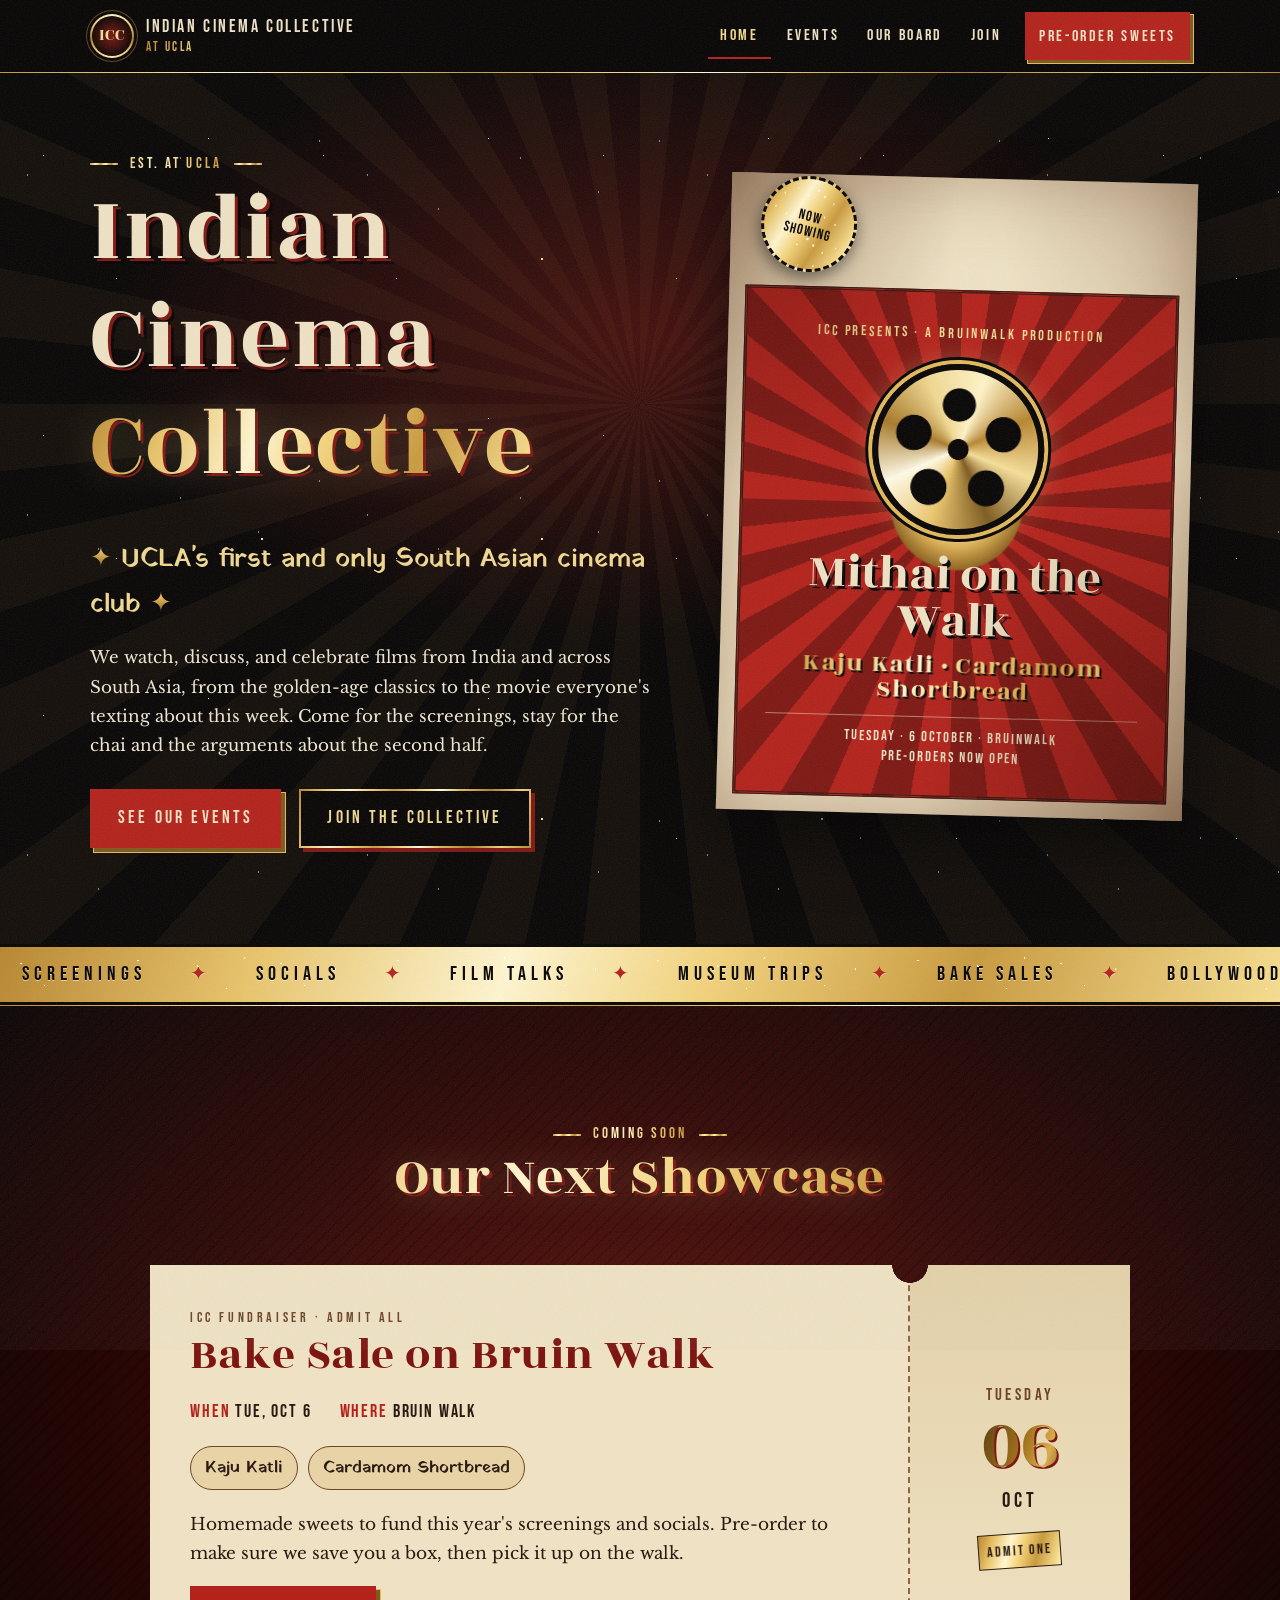
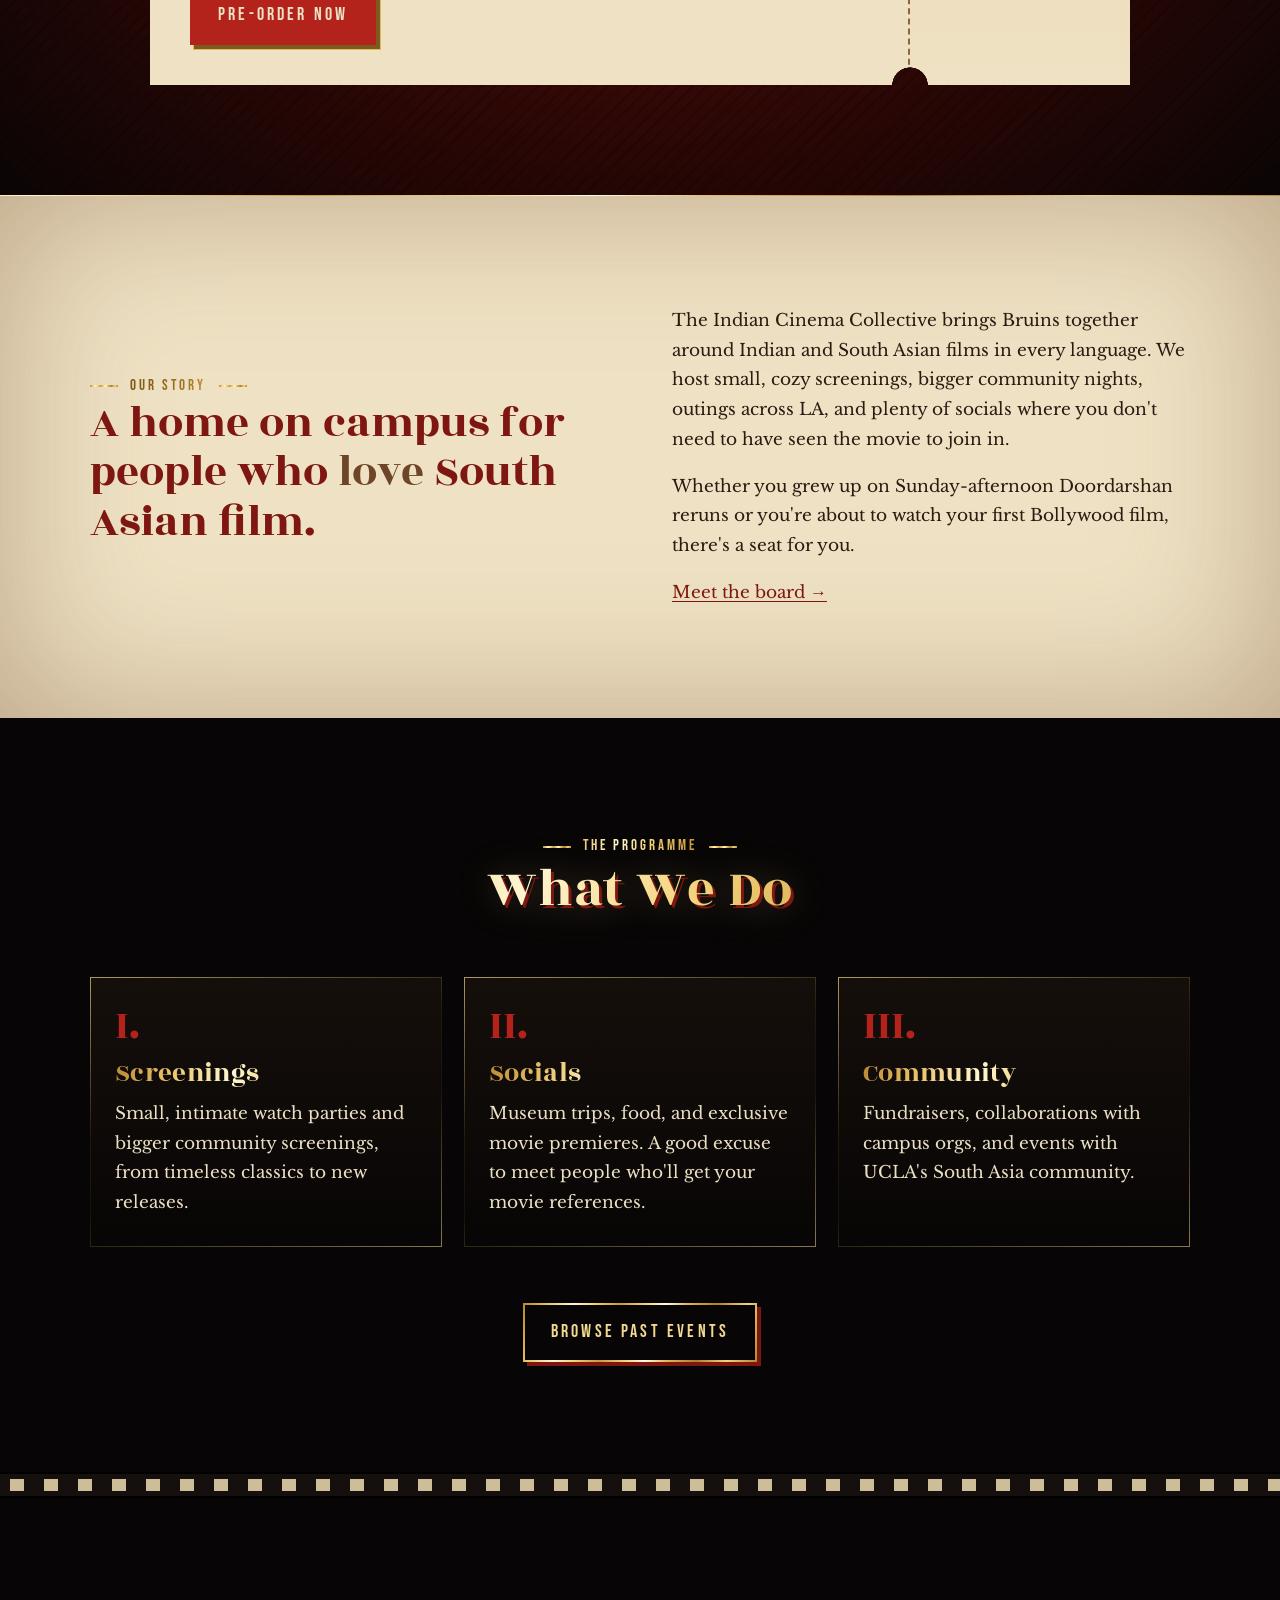
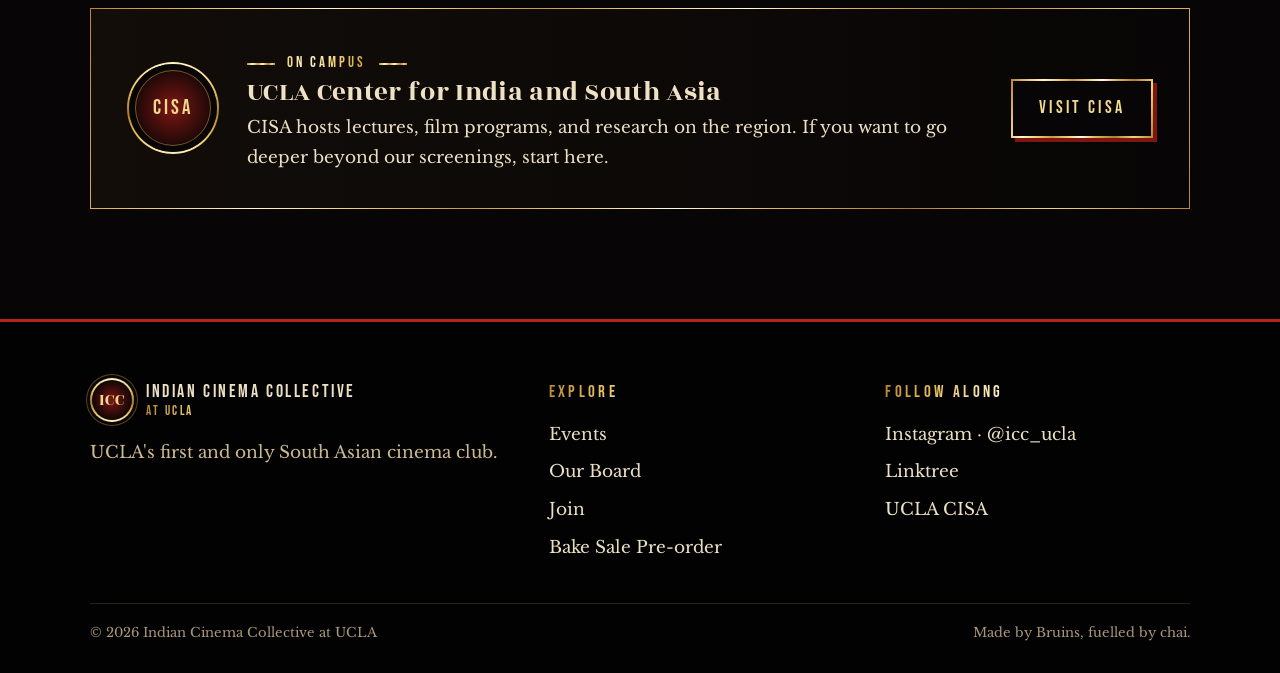
<file: index.html>
<!doctype html>
<html lang="en">
<head>
  <meta charset="utf-8">
  <meta name="viewport" content="width=device-width, initial-scale=1">
  <title>Indian Cinema Collective at UCLA</title>
  <meta name="description" content="UCLA's first and only South Asian cinema club. Screenings, socials, and conversations about Indian and South Asian film.">
  <link rel="preconnect" href="https://fonts.googleapis.com">
  <link rel="preconnect" href="https://fonts.gstatic.com" crossorigin>
  <link href="https://fonts.googleapis.com/css2?family=Bebas+Neue&family=Libre+Baskerville:ital,wght@0,400;0,700;1,400&family=Rozha+One&family=Yatra+One&display=swap" rel="stylesheet">
  <link rel="stylesheet" href="css/styles.css">
  <link rel="icon" href="data:image/svg+xml,%3Csvg xmlns='http://www.w3.org/2000/svg' viewBox='0 0 64 64'%3E%3Ccircle cx='32' cy='32' r='30' fill='%23b3221b' stroke='%23d4a24c' stroke-width='4'/%3E%3Ctext x='32' y='42' font-size='26' text-anchor='middle' fill='%23d4a24c' font-family='Georgia'%3EICC%3C/text%3E%3C/svg%3E">
</head>
<body>

<header class="site-header">
  <div class="wrap">
    <a class="brand" href="index.html">
      <span class="brand-mark">ICC</span>
      <span class="brand-text">Indian Cinema Collective<small>at UCLA</small></span>
    </a>
    <button class="nav-toggle" aria-expanded="false" aria-controls="nav">Menu</button>
    <nav class="nav" id="nav">
      <a href="index.html">Home</a>
      <a href="events.html">Events</a>
      <a href="team.html">Our Board</a>
      <a href="join.html">Join</a>
      <a class="btn btn-sm" href="/mithai">Pre-order Sweets</a>
    </nav>
  </div>
</header>

<main>
  <!-- HERO -->
  <section class="hero">
    <div class="wrap hero-grid">
      <div>
        <span class="eyebrow">Est. at UCLA</span>
        <h1>Indian Cinema <span class="gold">Collective</span></h1>
        <p class="tagline"><span class="sparkle" aria-hidden="true">✦</span> UCLA's first and only South Asian cinema club <span class="sparkle" aria-hidden="true">✦</span></p>
        <p class="lede">We watch, discuss, and celebrate films from India and across South Asia, from the golden-age classics to the movie everyone's texting about this week. Come for the screenings, stay for the chai and the arguments about the second half.</p>
        <div class="actions">
          <a class="btn" href="events.html">See Our Events</a>
          <a class="btn btn-ghost" href="join.html">Join the Collective</a>
        </div>
      </div>

      <div class="poster reveal" aria-label="Now showing poster: ICC Bake Sale">
        <div class="poster-stamp">NOW<br>SHOWING</div>
        <div class="poster-inner">
          <div class="poster-top">ICC PRESENTS · A BRUINWALK PRODUCTION</div>
          <div class="poster-reel" aria-hidden="true"></div>
          <div>
            <div class="poster-title">Mithai on the Walk<span>Kaju Katli · Cardamom Shortbread</span></div>
            <div class="poster-credits">TUESDAY · 6 OCTOBER · BRUINWALK<br>PRE-ORDERS NOW OPEN</div>
          </div>
        </div>
      </div>
    </div>
  </section>

  <div class="marquee" aria-hidden="true">
    <div class="marquee-track">
      <span>Screenings</span><span class="dot">✦</span><span>Socials</span><span class="dot">✦</span><span>Film Talks</span><span class="dot">✦</span><span>Museum Trips</span><span class="dot">✦</span><span>Bake Sales</span><span class="dot">✦</span><span>Bollywood</span><span class="dot">✦</span><span>Tollywood</span><span class="dot">✦</span><span>Mollywood</span><span class="dot">✦</span><span>Kollywood</span><span class="dot">✦</span><span>Parallel Cinema</span><span class="dot">✦</span>
      <span>Screenings</span><span class="dot">✦</span><span>Socials</span><span class="dot">✦</span><span>Film Talks</span><span class="dot">✦</span><span>Museum Trips</span><span class="dot">✦</span><span>Bake Sales</span><span class="dot">✦</span><span>Bollywood</span><span class="dot">✦</span><span>Tollywood</span><span class="dot">✦</span><span>Mollywood</span><span class="dot">✦</span><span>Kollywood</span><span class="dot">✦</span><span>Parallel Cinema</span><span class="dot">✦</span>
    </div>
  </div>

  <!-- UPCOMING -->
  <section class="red-section">
    <div class="wrap">
      <div class="section-head">
        <span class="eyebrow">Coming Soon</span>
        <h2>Our Next Showcase</h2>
      </div>
      <article class="ticket reveal">
        <div class="ticket-main">
          <div class="ticket-label">ICC Fundraiser · Admit All</div>
          <h3>Bake Sale on Bruin Walk</h3>
          <div class="ticket-meta">
            <span><strong>When</strong> Tue, Oct 6</span>
            <span><strong>Where</strong> Bruin Walk</span>
          </div>
          <div class="menu-items">
            <span class="menu-chip">Kaju Katli</span>
            <span class="menu-chip">Cardamom Shortbread</span>
          </div>
          <p>Homemade sweets to fund this year's screenings and socials. Pre-order to make sure we save you a box, then pick it up on the walk.</p>
          <a class="btn" href="/mithai">Pre-order Now</a>
        </div>
        <div class="ticket-stub">
          <div class="day">Tuesday</div>
          <div class="date">06</div>
          <div class="month">OCT</div>
          <div class="admit">Admit One</div>
        </div>
      </article>
    </div>
  </section>

  <!-- ABOUT -->
  <section class="paper-section">
    <div class="wrap split">
      <div class="reveal">
        <span class="eyebrow">Our Story</span>
        <p class="big-quote">A home on campus for people who <em>love</em> South Asian film.</p>
      </div>
      <div class="reveal">
        <p>The Indian Cinema Collective brings Bruins together around Indian and South Asian films in every language. We host small, cozy screenings, bigger community nights, outings across LA, and plenty of socials where you don't need to have seen the movie to join in.</p>
        <p>Whether you grew up on Sunday-afternoon Doordarshan reruns or you're about to watch your first Bollywood film, there's a seat for you.</p>
        <a href="team.html">Meet the board &rarr;</a>
      </div>
    </div>
  </section>

  <!-- WHAT WE DO -->
  <section>
    <div class="wrap">
      <div class="section-head">
        <span class="eyebrow">The Programme</span>
        <h2>What We Do</h2>
      </div>
      <div class="feature-grid">
        <div class="feature reveal">
          <div class="num">I.</div>
          <h3>Screenings</h3>
          <p>Small, intimate watch parties and bigger community screenings, from timeless classics to new releases.</p>
        </div>
        <div class="feature reveal">
          <div class="num">II.</div>
          <h3>Socials</h3>
          <p>Museum trips, food, and exclusive movie premieres. A good excuse to meet people who'll get your movie references.</p>
        </div>
        <div class="feature reveal">
          <div class="num">III.</div>
          <h3>Community</h3>
          <p>Fundraisers, collaborations with campus orgs, and events with UCLA's South Asia community.</p>
        </div>
      </div>
      <div class="center mt-lg">
        <a class="btn btn-ghost" href="events.html">Browse Past Events</a>
      </div>
    </div>
  </section>

  <div class="filmstrip" aria-hidden="true"></div>

  <!-- CISA -->
  <section>
    <div class="wrap">
      <div class="partner reveal">
        <div class="partner-seal">CISA</div>
        <div>
          <span class="eyebrow">On Campus</span>
          <h3>UCLA Center for India and South Asia</h3>
          <p>CISA hosts lectures, film programs, and research on the region. If you want to go deeper beyond our screenings, start here.</p>
        </div>
        <a class="btn btn-ghost" href="https://www.international.ucla.edu/cisa" target="_blank" rel="noopener">Visit CISA</a>
      </div>
    </div>
  </section>
</main>

<footer class="site-footer">
  <div class="wrap">
    <div class="footer-grid">
      <div>
        <a class="brand" href="index.html">
          <span class="brand-mark">ICC</span>
          <span class="brand-text">Indian Cinema Collective<small>at UCLA</small></span>
        </a>
        <p style="margin-top:16px;color:#cbb991;max-width:40ch">UCLA's first and only South Asian cinema club.</p>
      </div>
      <div>
        <h4>Explore</h4>
        <ul>
          <li><a href="events.html">Events</a></li>
          <li><a href="team.html">Our Board</a></li>
          <li><a href="join.html">Join</a></li>
          <li><a href="/mithai">Bake Sale Pre-order</a></li>
        </ul>
      </div>
      <div>
        <h4>Follow Along</h4>
        <ul>
          <li><a href="https://www.instagram.com/icc_ucla/" target="_blank" rel="noopener">Instagram · @icc_ucla</a></li>
          <li><a href="https://linktr.ee/icc_ucla" target="_blank" rel="noopener">Linktree</a></li>
          <li><a href="https://www.international.ucla.edu/cisa" target="_blank" rel="noopener">UCLA CISA</a></li>
        </ul>
      </div>
    </div>
    <div class="fine">
      <span>© <span data-year></span> Indian Cinema Collective at UCLA</span>
      <span>Made by Bruins, fuelled by chai.</span>
    </div>
  </div>
</footer>

<script src="js/main.js"></script>
</body>
</html>
</file>
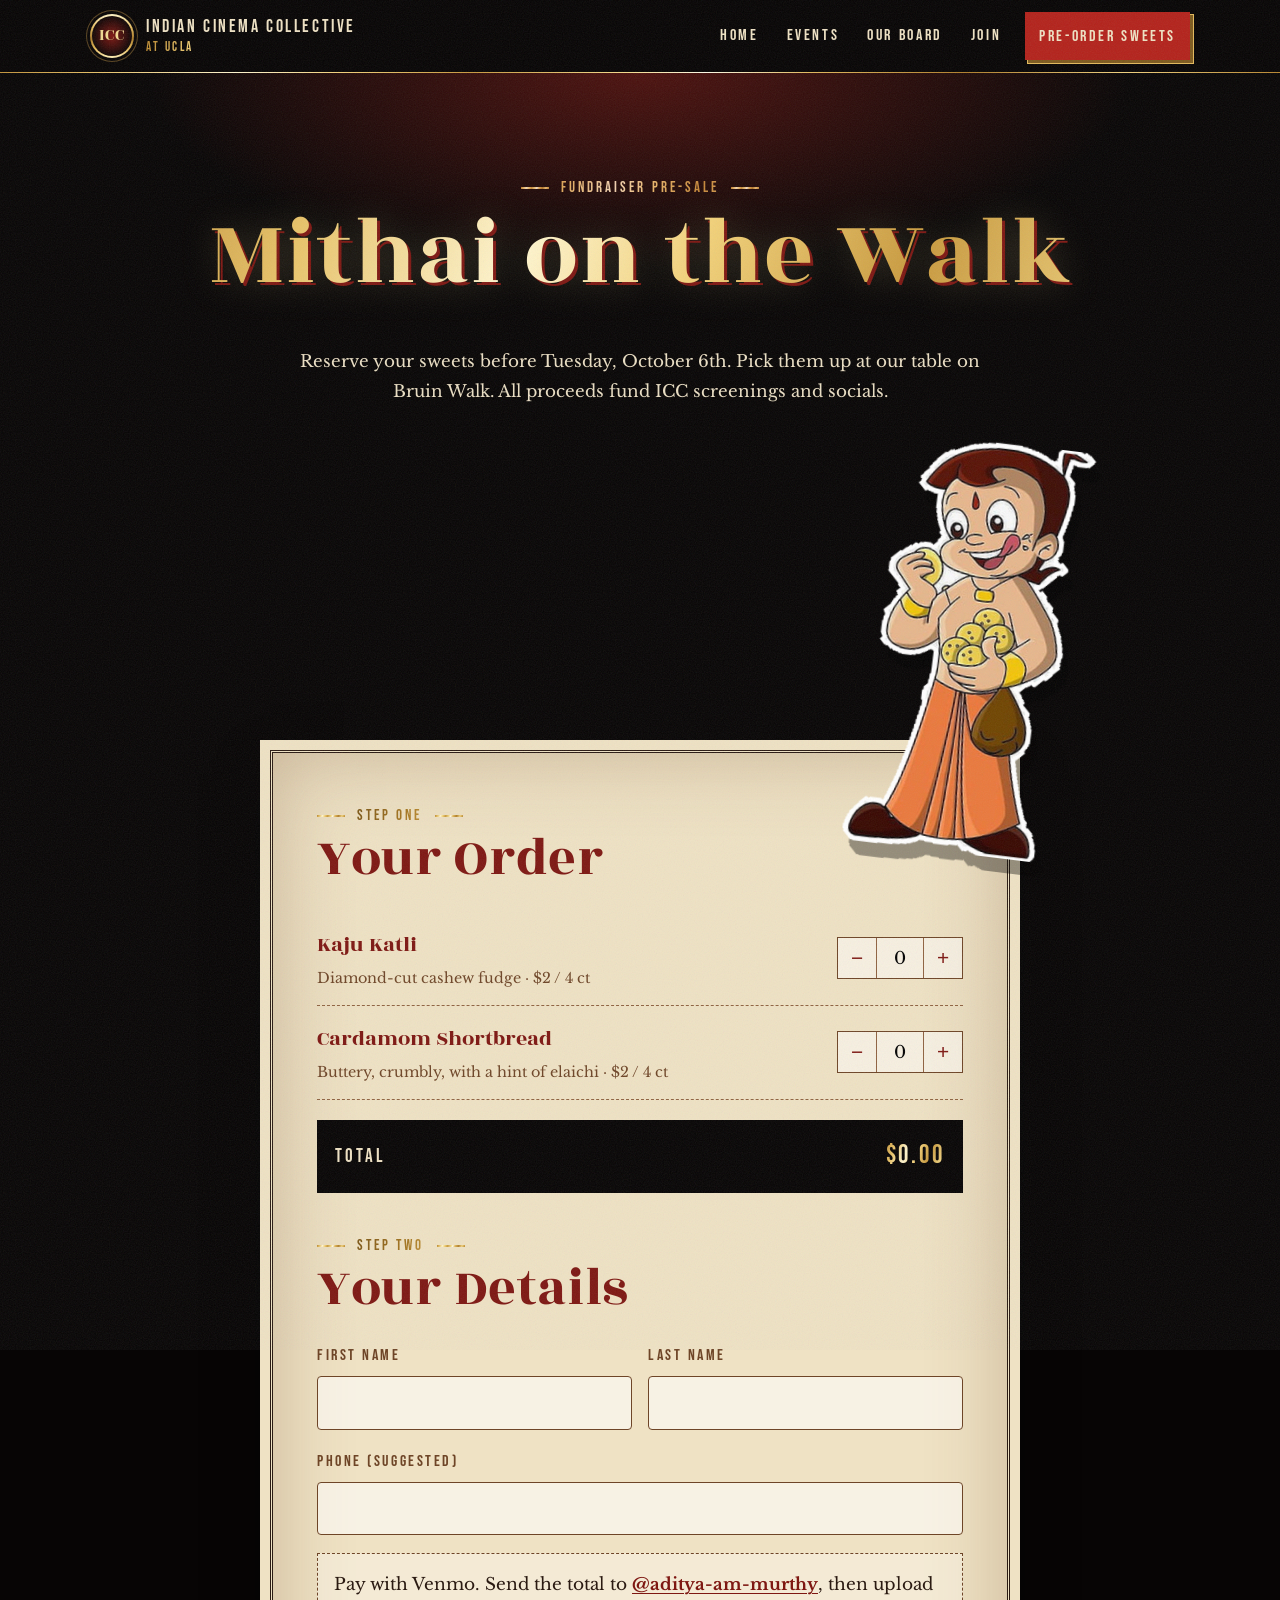
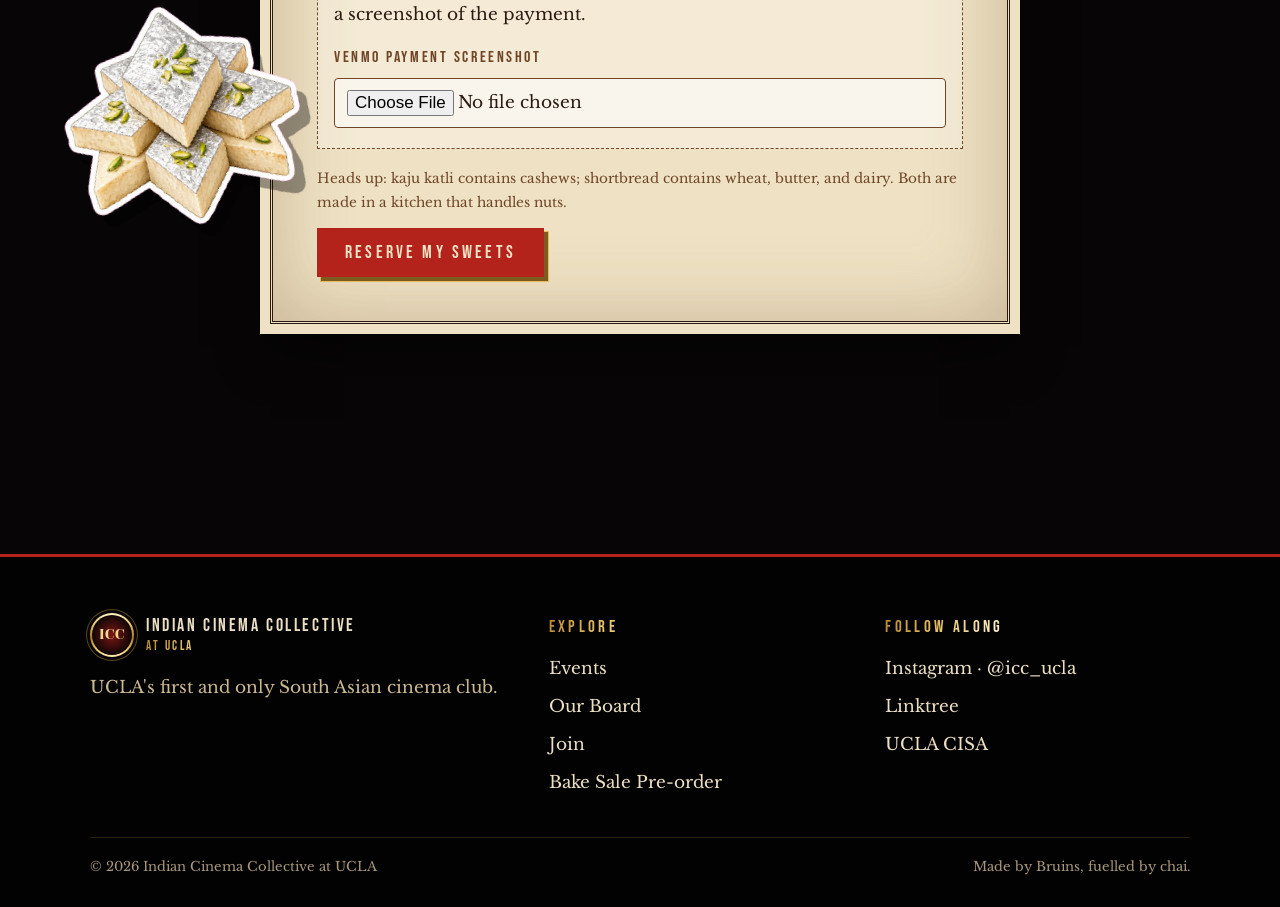
<file: bakesale.html>
<!doctype html>
<html lang="en">
<head>
  <meta charset="utf-8">
  <meta name="viewport" content="width=device-width, initial-scale=1">
  <title>Bake Sale Pre-order · Indian Cinema Collective</title>
  <meta name="description" content="UCLA's first and only South Asian cinema club. Screenings, socials, and conversations about Indian and South Asian film.">
  <link rel="preconnect" href="https://fonts.googleapis.com">
  <link rel="preconnect" href="https://fonts.gstatic.com" crossorigin>
  <link href="https://fonts.googleapis.com/css2?family=Bebas+Neue&family=Libre+Baskerville:ital,wght@0,400;0,700;1,400&family=Rozha+One&family=Yatra+One&display=swap" rel="stylesheet">
  <link rel="stylesheet" href="css/styles.css">
  <link rel="icon" href="data:image/svg+xml,%3Csvg xmlns='http://www.w3.org/2000/svg' viewBox='0 0 64 64'%3E%3Ccircle cx='32' cy='32' r='30' fill='%23b3221b' stroke='%23d4a24c' stroke-width='4'/%3E%3Ctext x='32' y='42' font-size='26' text-anchor='middle' fill='%23d4a24c' font-family='Georgia'%3EICC%3C/text%3E%3C/svg%3E">
</head>
<body>

<header class="site-header">
  <div class="wrap">
    <a class="brand" href="index.html">
      <span class="brand-mark">ICC</span>
      <span class="brand-text">Indian Cinema Collective<small>at UCLA</small></span>
    </a>
    <button class="nav-toggle" aria-expanded="false" aria-controls="nav">Menu</button>
    <nav class="nav" id="nav">
      <a href="index.html">Home</a>
      <a href="events.html">Events</a>
      <a href="team.html">Our Board</a>
      <a href="join.html">Join</a>
      <a class="btn btn-sm" href="bakesale.html">Pre-order Sweets</a>
    </nav>
  </div>
</header>

<main>
  <section class="page-hero">
    <div class="wrap">
      <span class="eyebrow">Fundraiser Pre-sale</span>
      <h1>Mithai on the Walk</h1>
      <p>Reserve your sweets before Tuesday, October 6th. Pick them up at our table on Bruin Walk. All proceeds fund ICC screenings and socials.</p>
    </div>
  </section>

  <section class="presale" style="padding-top:0">
    <div class="wrap form-stage">
      <img class="sticker sticker-bheem" src="images/chotta-bheem-sticker.png" alt="" width="210" height="413" aria-hidden="true">
      <img class="sticker sticker-katli" src="images/kaju-katli-sticker.png" alt="" width="280" height="264" aria-hidden="true">

      <form class="form-card" id="presale-form" name="bake-sale-presale" method="POST" action="thanks.html" enctype="multipart/form-data" data-netlify="true" netlify-honeypot="bot-field">
        <input type="hidden" name="form-name" value="bake-sale-presale">
        <input type="hidden" name="estimated_total" value="0.00">
        <input type="hidden" name="payment_method" value="Venmo">
        <input type="hidden" name="venmo_to" value="@aditya-am-murthy">
        <input type="hidden" name="order_id" value="">
        <input type="hidden" name="order_summary" value="">
        <p class="hidden"><label>Leave this empty: <input name="bot-field"></label></p>

        <span class="eyebrow">Step One</span>
        <h2>Your Order</h2>

        <div class="order-item">
          <div>
            <h4>Kaju Katli</h4>
            <p>Diamond-cut cashew fudge · <span data-price-for="kaju_katli">$2 / 4 ct</span></p>
          </div>
          <div class="qty">
            <button type="button" data-step="-1" aria-label="Fewer kaju katli">−</button>
            <input type="number" name="kaju_katli" value="0" min="0" max="50" inputmode="numeric" aria-label="Kaju katli quantity">
            <button type="button" data-step="1" aria-label="More kaju katli">+</button>
          </div>
        </div>
        <div class="order-item">
          <div>
            <h4>Cardamom Shortbread</h4>
            <p>Buttery, crumbly, with a hint of elaichi · <span data-price-for="cardamom_shortbread">$2 / 4 ct</span></p>
          </div>
          <div class="qty">
            <button type="button" data-step="-1" aria-label="Fewer shortbread">−</button>
            <input type="number" name="cardamom_shortbread" value="0" min="0" max="50" inputmode="numeric" aria-label="Cardamom shortbread quantity">
            <button type="button" data-step="1" aria-label="More shortbread">+</button>
          </div>
        </div>

        <div class="total-bar"><span>Total</span><strong data-total>$0.00</strong></div>
        <p class="form-note hidden" data-error style="color:var(--red)">Add at least one box to place a pre-order.</p>

        <span class="eyebrow" style="margin-top:20px">Step Two</span>
        <h2>Your Details</h2>
        <div class="field-row">
          <div class="field">
            <label for="first_name">First Name</label>
            <input id="first_name" name="first_name" autocomplete="given-name" required>
          </div>
          <div class="field">
            <label for="last_name">Last Name</label>
            <input id="last_name" name="last_name" autocomplete="family-name" required>
          </div>
        </div>
        <div class="field">
          <label for="phone">Phone (suggested)</label>
          <input id="phone" name="phone" type="tel" autocomplete="tel" inputmode="tel">
        </div>

        <div class="pay-box">
          <p>Pay with Venmo. Send the total to <a class="venmo-handle" href="https://venmo.com/u/aditya-am-murthy" target="_blank" rel="noopener">@aditya-am-murthy</a>, then upload a screenshot of the payment.</p>
          <div class="field">
            <label for="venmo_screenshot">Venmo payment screenshot</label>
            <input id="venmo_screenshot" name="venmo_screenshot" type="file" accept="image/*" required>
          </div>
        </div>

        <p class="form-note">Heads up: kaju katli contains cashews; shortbread contains wheat, butter, and dairy. Both are made in a kitchen that handles nuts.</p>
        <p class="form-note hidden" data-submit-error style="color:var(--red)">We couldn't send your order. Check your connection and try again.</p>
        <button class="btn" type="submit">Reserve My Sweets</button>
      </form>

      <div class="form-card confirm-card hidden" id="order-confirm" hidden aria-hidden="true">
        <span class="eyebrow">Show this at pickup</span>
        <h2>Order Confirmed</h2>
        <p class="confirm-lead">Screenshot this screen and show it at the Bruin Walk table on Tuesday, October 6.</p>
        <div class="pickup-slip">
          <p class="slip-label">Order ID</p>
          <p class="slip-id" data-confirm="id"></p>
          <p class="slip-label">Name</p>
          <p class="slip-name" data-confirm="name"></p>
          <p class="slip-label">Order</p>
          <ul class="slip-items" data-confirm="items"></ul>
          <div class="slip-total"><span>Paid via Venmo</span><strong data-confirm="total"></strong></div>
        </div>
        <p class="form-note" data-preview>Preview only: this order was not sent. On the live site, this screen appears after the form is received.</p>
      </div>
    </div>
  </section>
</main>

<footer class="site-footer">
  <div class="wrap">
    <div class="footer-grid">
      <div>
        <a class="brand" href="index.html">
          <span class="brand-mark">ICC</span>
          <span class="brand-text">Indian Cinema Collective<small>at UCLA</small></span>
        </a>
        <p style="margin-top:16px;color:#cbb991;max-width:40ch">UCLA's first and only South Asian cinema club.</p>
      </div>
      <div>
        <h4>Explore</h4>
        <ul>
          <li><a href="events.html">Events</a></li>
          <li><a href="team.html">Our Board</a></li>
          <li><a href="join.html">Join</a></li>
          <li><a href="bakesale.html">Bake Sale Pre-order</a></li>
        </ul>
      </div>
      <div>
        <h4>Follow Along</h4>
        <ul>
          <li><a href="https://www.instagram.com/icc_ucla/" target="_blank" rel="noopener">Instagram · @icc_ucla</a></li>
          <li><a href="https://linktr.ee/icc_ucla" target="_blank" rel="noopener">Linktree</a></li>
          <li><a href="https://www.international.ucla.edu/cisa" target="_blank" rel="noopener">UCLA CISA</a></li>
        </ul>
      </div>
    </div>
    <div class="fine">
      <span>© <span data-year></span> Indian Cinema Collective at UCLA</span>
      <span>Made by Bruins, fuelled by chai.</span>
    </div>
  </div>
</footer>

<script src="js/main.js"></script>
</body>
</html>
</file>
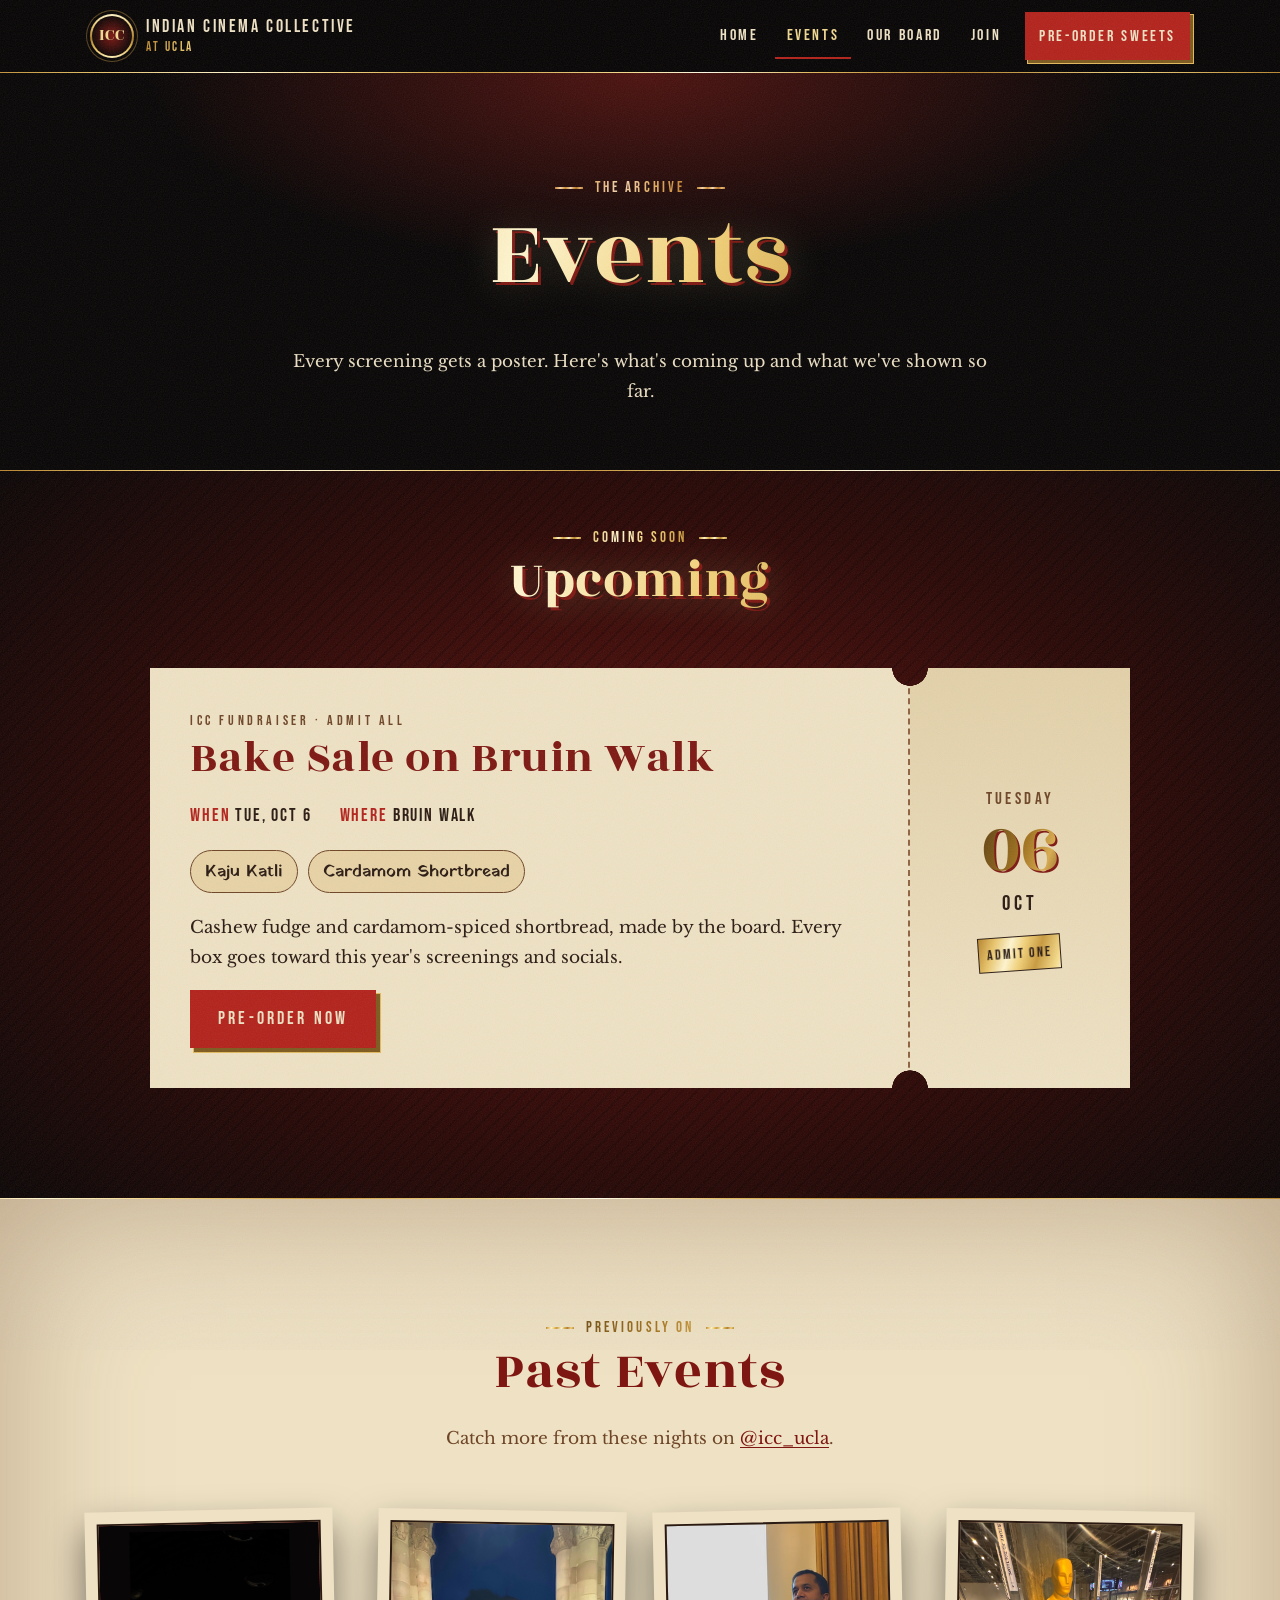
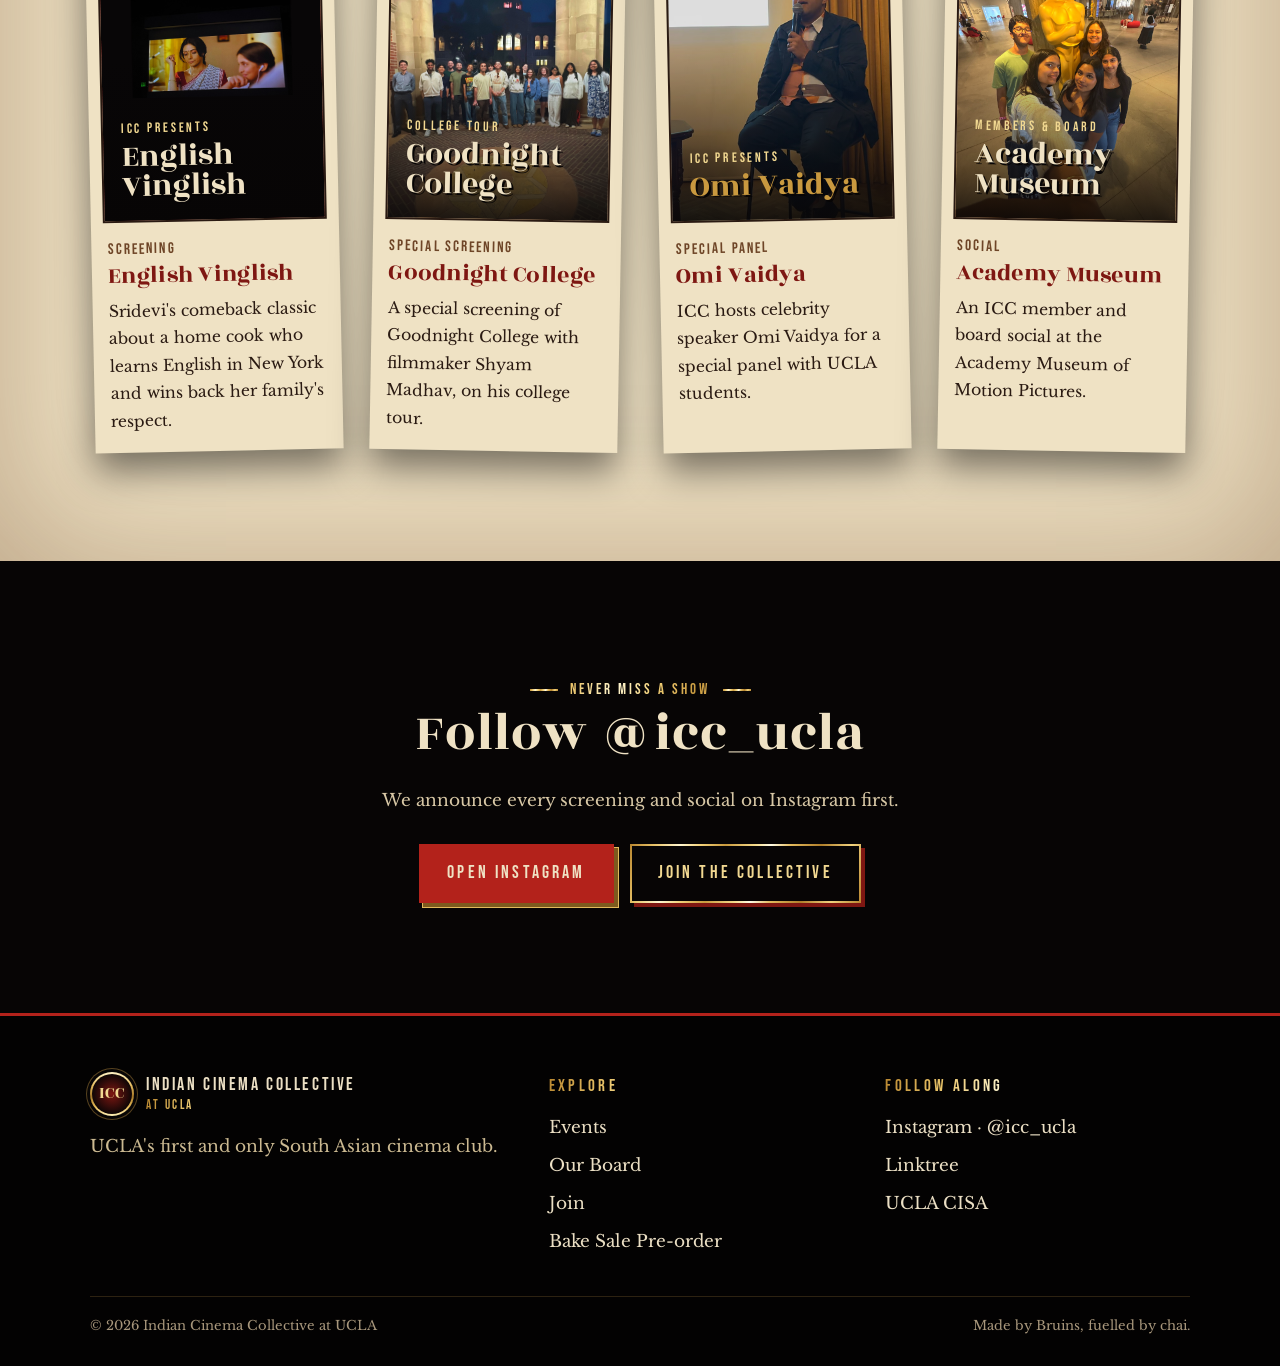
<file: events.html>
<!doctype html>
<html lang="en">
<head>
  <meta charset="utf-8">
  <meta name="viewport" content="width=device-width, initial-scale=1">
  <title>Events · Indian Cinema Collective</title>
  <meta name="description" content="UCLA's first and only South Asian cinema club. Screenings, socials, and conversations about Indian and South Asian film.">
  <link rel="preconnect" href="https://fonts.googleapis.com">
  <link rel="preconnect" href="https://fonts.gstatic.com" crossorigin>
  <link href="https://fonts.googleapis.com/css2?family=Bebas+Neue&family=Libre+Baskerville:ital,wght@0,400;0,700;1,400&family=Rozha+One&family=Yatra+One&display=swap" rel="stylesheet">
  <link rel="stylesheet" href="css/styles.css">
  <link rel="icon" href="data:image/svg+xml,%3Csvg xmlns='http://www.w3.org/2000/svg' viewBox='0 0 64 64'%3E%3Ccircle cx='32' cy='32' r='30' fill='%23b3221b' stroke='%23d4a24c' stroke-width='4'/%3E%3Ctext x='32' y='42' font-size='26' text-anchor='middle' fill='%23d4a24c' font-family='Georgia'%3EICC%3C/text%3E%3C/svg%3E">
</head>
<body>

<header class="site-header">
  <div class="wrap">
    <a class="brand" href="index.html">
      <span class="brand-mark">ICC</span>
      <span class="brand-text">Indian Cinema Collective<small>at UCLA</small></span>
    </a>
    <button class="nav-toggle" aria-expanded="false" aria-controls="nav">Menu</button>
    <nav class="nav" id="nav">
      <a href="index.html">Home</a>
      <a href="events.html">Events</a>
      <a href="team.html">Our Board</a>
      <a href="join.html">Join</a>
      <a class="btn btn-sm" href="/mithai">Pre-order Sweets</a>
    </nav>
  </div>
</header>

<main>
  <section class="page-hero">
    <div class="wrap">
      <span class="eyebrow">The Archive</span>
      <h1>Events</h1>
      <p>Every screening gets a poster. Here's what's coming up and what we've shown so far.</p>
    </div>
  </section>

  <section class="red-section" style="padding-top:48px">
    <div class="wrap">
      <div class="section-head">
        <span class="eyebrow">Coming Soon</span>
        <h2>Upcoming</h2>
      </div>
      <article class="ticket reveal">
        <div class="ticket-main">
          <div class="ticket-label">ICC Fundraiser · Admit All</div>
          <h3>Bake Sale on Bruin Walk</h3>
          <div class="ticket-meta">
            <span><strong>When</strong> Tue, Oct 6</span>
            <span><strong>Where</strong> Bruin Walk</span>
          </div>
          <div class="menu-items">
            <span class="menu-chip">Kaju Katli</span>
            <span class="menu-chip">Cardamom Shortbread</span>
          </div>
          <p>Cashew fudge and cardamom-spiced shortbread, made by the board. Every box goes toward this year's screenings and socials.</p>
          <a class="btn" href="/mithai">Pre-order Now</a>
        </div>
        <div class="ticket-stub">
          <div class="day">Tuesday</div>
          <div class="date">06</div>
          <div class="month">OCT</div>
          <div class="admit">Admit One</div>
        </div>
      </article>
    </div>
  </section>

  <section class="paper-section">
    <div class="wrap">
      <div class="section-head">
        <span class="eyebrow">Previously On</span>
        <h2>Past Events</h2>
        <p>Catch more from these nights on <a href="https://www.instagram.com/icc_ucla/" target="_blank" rel="noopener">@icc_ucla</a>.</p>
      </div>

      <!--
        To add a photo: drop it in images/events/ and add an <img> as the first
        child of .event-art, e.g.
          <img src="images/events/english-vinglish.jpg" alt="Members at the English Vinglish screening">
        Then delete the .placeholder-note span.
      -->
      <div class="poster-grid">
        <article class="event-poster reveal">
          <div class="event-art art-sunburst">
            <img src="images/events/english-vinglish-vibrant.jpeg" alt="English Vinglish on the screen at an ICC screening">
            <div class="art-sub">ICC Presents</div>
            <div class="art-title">English Vinglish</div>
          </div>
          <div class="event-info">
            <div class="when">Screening</div>
            <h3>English Vinglish</h3>
            <p>Sridevi's comeback classic about a home cook who learns English in New York and wins back her family's respect.</p>
          </div>
        </article>

        <article class="event-poster reveal">
          <div class="event-art art-gold">
            <img src="images/events/shayam-vibrant.jpeg" alt="ICC members with filmmaker Shyam Madhav after the Goodnight College screening" style="object-position: center 36%">
            <div class="art-sub">College Tour</div>
            <div class="art-title">Goodnight College</div>
          </div>
          <div class="event-info">
            <div class="when">Special Screening</div>
            <h3>Goodnight College</h3>
            <p>A special screening of Goodnight College with filmmaker Shyam Madhav, on his college tour.</p>
          </div>
        </article>

        <article class="event-poster reveal">
          <div class="event-art art-ink">
            <img src="images/events/omi-vibrant.jpeg" alt="Omi Vaidya speaking at an ICC panel" style="object-position: center 42%">
            <div class="art-sub">ICC Presents</div>
            <div class="art-title">Omi Vaidya</div>
          </div>
          <div class="event-info">
            <div class="when">Special Panel</div>
            <h3>Omi Vaidya</h3>
            <p>ICC hosts celebrity speaker Omi Vaidya for a special panel with UCLA students.</p>
          </div>
        </article>

        <article class="event-poster reveal">
          <div class="event-art art-brown">
            <img src="images/events/academy-museum-vibrant.jpeg?v=2" alt="ICC members at the Academy Museum of Motion Pictures" style="object-position: center 40%">
            <div class="art-sub">Members &amp; Board</div>
            <div class="art-title">Academy Museum</div>
          </div>
          <div class="event-info">
            <div class="when">Social</div>
            <h3>Academy Museum</h3>
            <p>An ICC member and board social at the Academy Museum of Motion Pictures.</p>
          </div>
        </article>

      </div>
    </div>
  </section>

  <section>
    <div class="wrap center">
      <span class="eyebrow">Never Miss a Show</span>
      <h2>Follow @icc_ucla</h2>
      <p style="max-width:52ch;margin:0 auto 28px;color:#d8c8a6">We announce every screening and social on Instagram first.</p>
      <div class="stack-actions">
        <a class="btn" href="https://www.instagram.com/icc_ucla/" target="_blank" rel="noopener">Open Instagram</a>
        <a class="btn btn-ghost" href="join.html">Join the Collective</a>
      </div>
    </div>
  </section>
</main>

<footer class="site-footer">
  <div class="wrap">
    <div class="footer-grid">
      <div>
        <a class="brand" href="index.html">
          <span class="brand-mark">ICC</span>
          <span class="brand-text">Indian Cinema Collective<small>at UCLA</small></span>
        </a>
        <p style="margin-top:16px;color:#cbb991;max-width:40ch">UCLA's first and only South Asian cinema club.</p>
      </div>
      <div>
        <h4>Explore</h4>
        <ul>
          <li><a href="events.html">Events</a></li>
          <li><a href="team.html">Our Board</a></li>
          <li><a href="join.html">Join</a></li>
          <li><a href="/mithai">Bake Sale Pre-order</a></li>
        </ul>
      </div>
      <div>
        <h4>Follow Along</h4>
        <ul>
          <li><a href="https://www.instagram.com/icc_ucla/" target="_blank" rel="noopener">Instagram · @icc_ucla</a></li>
          <li><a href="https://linktr.ee/icc_ucla" target="_blank" rel="noopener">Linktree</a></li>
          <li><a href="https://www.international.ucla.edu/cisa" target="_blank" rel="noopener">UCLA CISA</a></li>
        </ul>
      </div>
    </div>
    <div class="fine">
      <span>© <span data-year></span> Indian Cinema Collective at UCLA</span>
      <span>Made by Bruins, fuelled by chai.</span>
    </div>
  </div>
</footer>

<script src="js/main.js"></script>
</body>
</html>
</file>
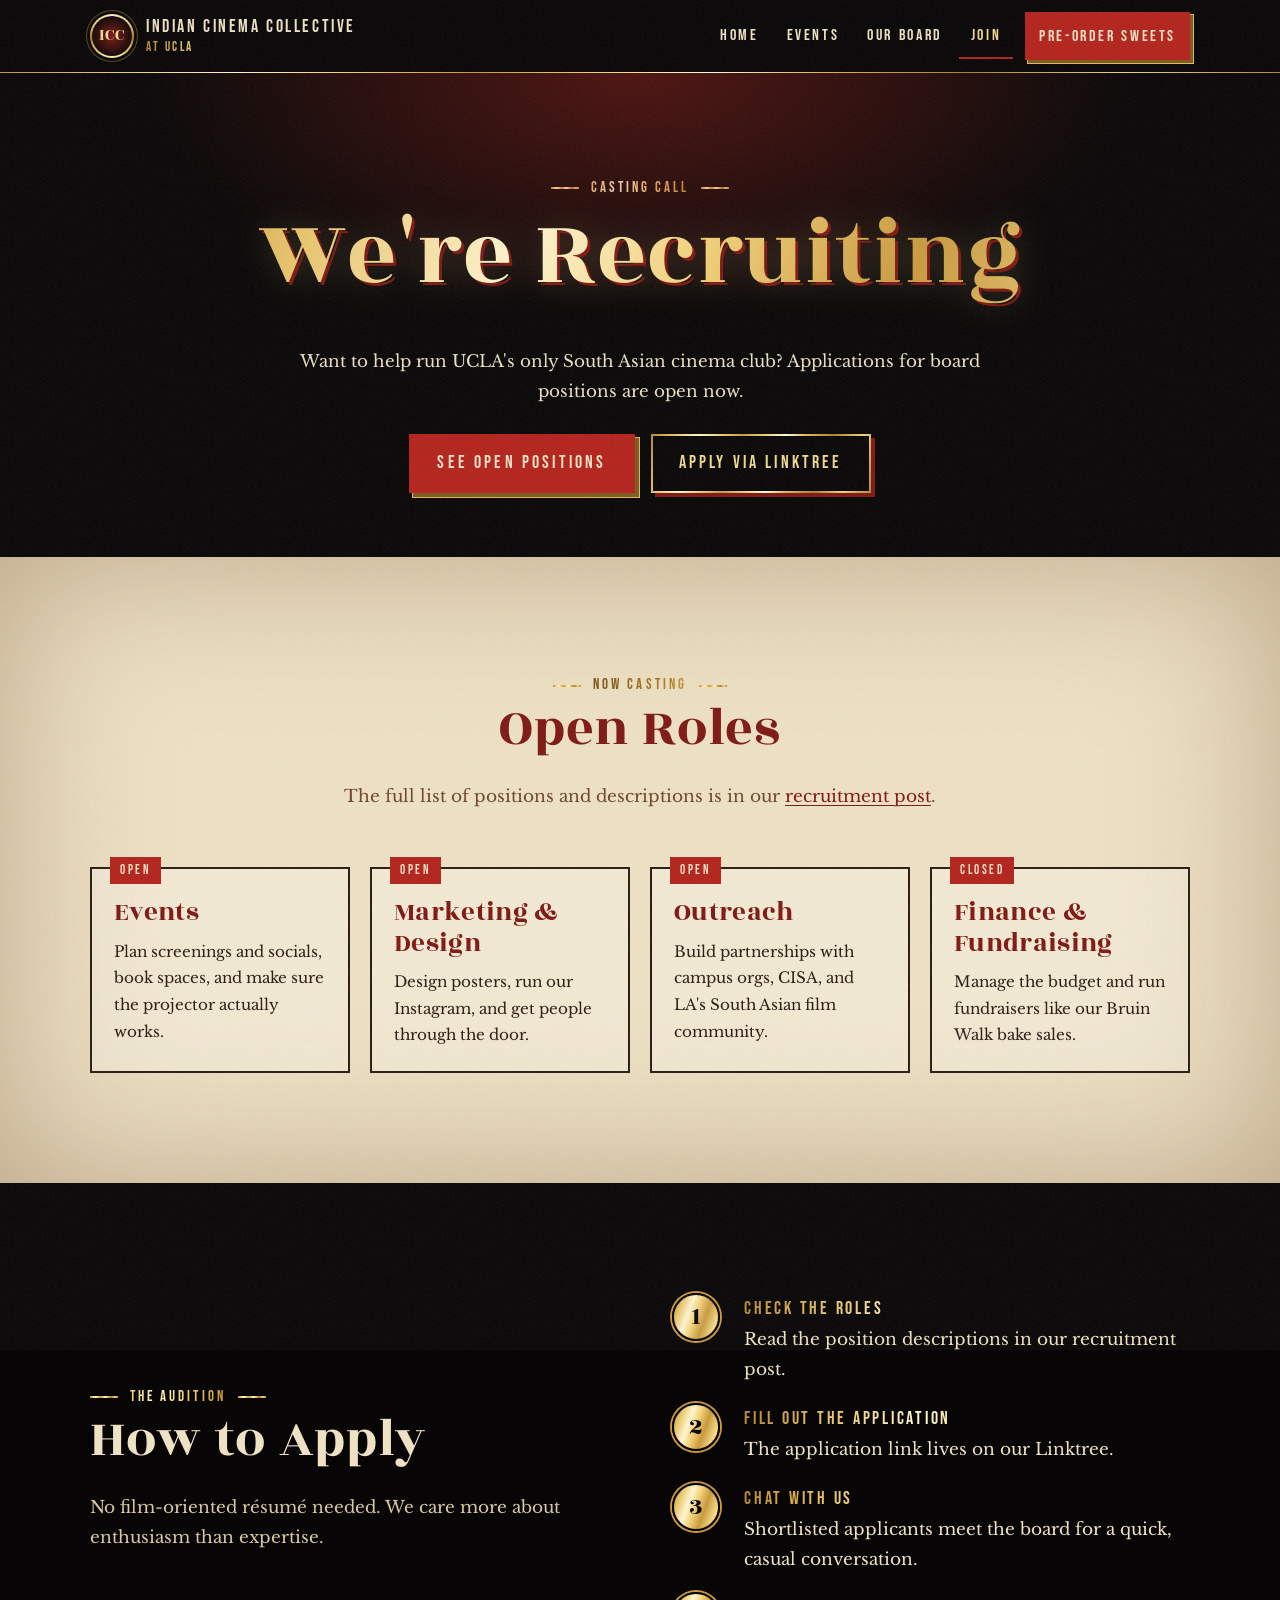
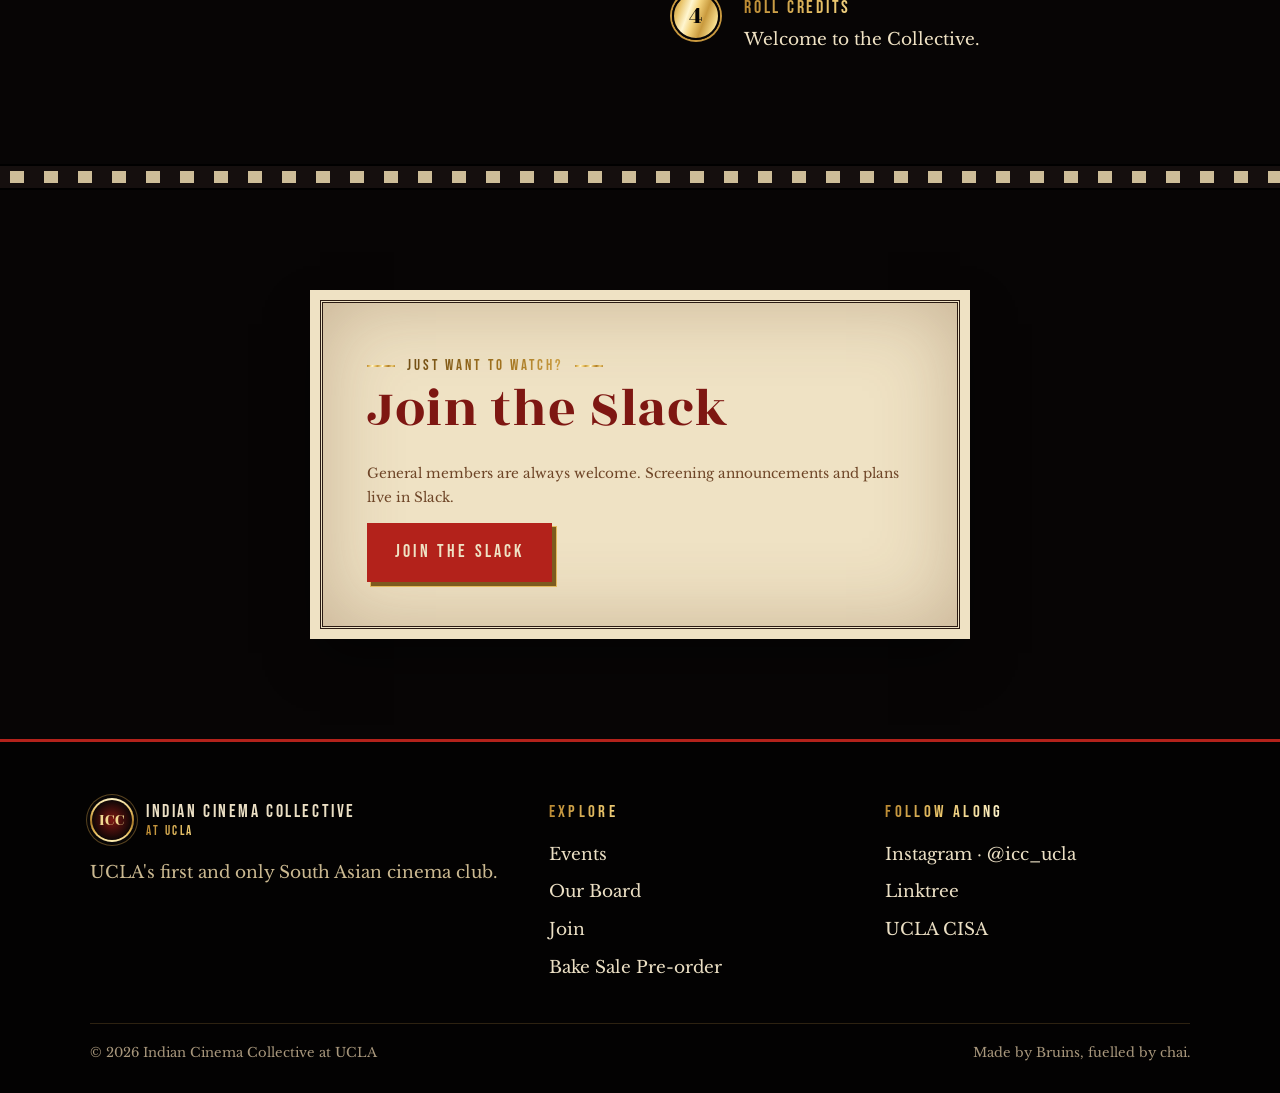
<file: join.html>
<!doctype html>
<html lang="en">
<head>
  <meta charset="utf-8">
  <meta name="viewport" content="width=device-width, initial-scale=1">
  <title>Join Us · Indian Cinema Collective</title>
  <meta name="description" content="UCLA's first and only South Asian cinema club. Screenings, socials, and conversations about Indian and South Asian film.">
  <link rel="preconnect" href="https://fonts.googleapis.com">
  <link rel="preconnect" href="https://fonts.gstatic.com" crossorigin>
  <link href="https://fonts.googleapis.com/css2?family=Bebas+Neue&family=Libre+Baskerville:ital,wght@0,400;0,700;1,400&family=Rozha+One&family=Yatra+One&display=swap" rel="stylesheet">
  <link rel="stylesheet" href="css/styles.css">
  <link rel="icon" href="data:image/svg+xml,%3Csvg xmlns='http://www.w3.org/2000/svg' viewBox='0 0 64 64'%3E%3Ccircle cx='32' cy='32' r='30' fill='%23b3221b' stroke='%23d4a24c' stroke-width='4'/%3E%3Ctext x='32' y='42' font-size='26' text-anchor='middle' fill='%23d4a24c' font-family='Georgia'%3EICC%3C/text%3E%3C/svg%3E">
</head>
<body>

<header class="site-header">
  <div class="wrap">
    <a class="brand" href="index.html">
      <span class="brand-mark">ICC</span>
      <span class="brand-text">Indian Cinema Collective<small>at UCLA</small></span>
    </a>
    <button class="nav-toggle" aria-expanded="false" aria-controls="nav">Menu</button>
    <nav class="nav" id="nav">
      <a href="index.html">Home</a>
      <a href="events.html">Events</a>
      <a href="team.html">Our Board</a>
      <a href="join.html">Join</a>
      <a class="btn btn-sm" href="/mithai">Pre-order Sweets</a>
    </nav>
  </div>
</header>

<main>
  <section class="page-hero">
    <div class="wrap">
      <span class="eyebrow">Casting Call</span>
      <h1>We're Recruiting</h1>
      <p>Want to help run UCLA's only South Asian cinema club? Applications for board positions are open now.</p>
      <div class="stack-actions" style="margin-top:28px;position:relative">
        <a class="btn" href="https://www.instagram.com/p/Ddp_bNTFIwE/?img_index=3" target="_blank" rel="noopener">See Open Positions</a>
        <a class="btn btn-ghost" href="https://linktr.ee/icc_ucla" target="_blank" rel="noopener">Apply via Linktree</a>
      </div>
    </div>
  </section>

  <section class="paper-section">
    <div class="wrap">
      <div class="section-head">
        <span class="eyebrow">Now Casting</span>
        <h2>Open Roles</h2>
        <p>The full list of positions and descriptions is in our <a href="https://www.instagram.com/p/Ddp_bNTFIwE/?img_index=3" target="_blank" rel="noopener">recruitment post</a>.</p>
      </div>
      <!-- Replace these with the exact roles from the recruitment post. -->
      <div class="role-list">
        <div class="role-card reveal">
          <span class="tag">Open</span>
          <h3>Events</h3>
          <p>Plan screenings and socials, book spaces, and make sure the projector actually works.</p>
        </div>
        <div class="role-card reveal">
          <span class="tag">Open</span>
          <h3>Marketing &amp; Design</h3>
          <p>Design posters, run our Instagram, and get people through the door.</p>
        </div>
        <div class="role-card reveal">
          <span class="tag">Open</span>
          <h3>Outreach</h3>
          <p>Build partnerships with campus orgs, CISA, and LA's South Asian film community.</p>
        </div>
        <div class="role-card reveal">
          <span class="tag">Closed</span>
          <h3>Finance &amp; Fundraising</h3>
          <p>Manage the budget and run fundraisers like our Bruin Walk bake sales.</p>
        </div>
      </div>
    </div>
  </section>

  <section>
    <div class="wrap split">
      <div class="reveal">
        <span class="eyebrow">The Audition</span>
        <h2>How to Apply</h2>
        <p style="color:#d8c8a6">No film-oriented résumé needed. We care more about enthusiasm than expertise.</p>
      </div>
      <ol class="steps reveal">
        <li><div><strong>Check the roles</strong>Read the position descriptions in our recruitment post.</div></li>
        <li><div><strong>Fill out the application</strong>The application link lives on our Linktree.</div></li>
        <li><div><strong>Chat with us</strong>Shortlisted applicants meet the board for a quick, casual conversation.</div></li>
        <li><div><strong>Roll credits</strong>Welcome to the Collective.</div></li>
      </ol>
    </div>
  </section>

  <div class="filmstrip" aria-hidden="true"></div>

  <section>
    <div class="wrap" style="max-width:720px">
      <div class="form-card reveal">
        <span class="eyebrow">Just Want to Watch?</span>
        <h2>Join the Slack</h2>
        <p class="form-note">General members are always welcome. Screening announcements and plans live in Slack.</p>
        <a class="btn" href="https://join.slack.com/t/indiancinemac-ade8151/shared_invite/zt-4b9t416yo-uHZhbnjDzGqijEPKz3z5qQ" target="_blank" rel="noopener">Join the Slack</a>
      </div>
    </div>
  </section>
</main>

<footer class="site-footer">
  <div class="wrap">
    <div class="footer-grid">
      <div>
        <a class="brand" href="index.html">
          <span class="brand-mark">ICC</span>
          <span class="brand-text">Indian Cinema Collective<small>at UCLA</small></span>
        </a>
        <p style="margin-top:16px;color:#cbb991;max-width:40ch">UCLA's first and only South Asian cinema club.</p>
      </div>
      <div>
        <h4>Explore</h4>
        <ul>
          <li><a href="events.html">Events</a></li>
          <li><a href="team.html">Our Board</a></li>
          <li><a href="join.html">Join</a></li>
          <li><a href="/mithai">Bake Sale Pre-order</a></li>
        </ul>
      </div>
      <div>
        <h4>Follow Along</h4>
        <ul>
          <li><a href="https://www.instagram.com/icc_ucla/" target="_blank" rel="noopener">Instagram · @icc_ucla</a></li>
          <li><a href="https://linktr.ee/icc_ucla" target="_blank" rel="noopener">Linktree</a></li>
          <li><a href="https://www.international.ucla.edu/cisa" target="_blank" rel="noopener">UCLA CISA</a></li>
        </ul>
      </div>
    </div>
    <div class="fine">
      <span>© <span data-year></span> Indian Cinema Collective at UCLA</span>
      <span>Made by Bruins, fuelled by chai.</span>
    </div>
  </div>
</footer>

<script src="js/main.js"></script>
</body>
</html>
</file>
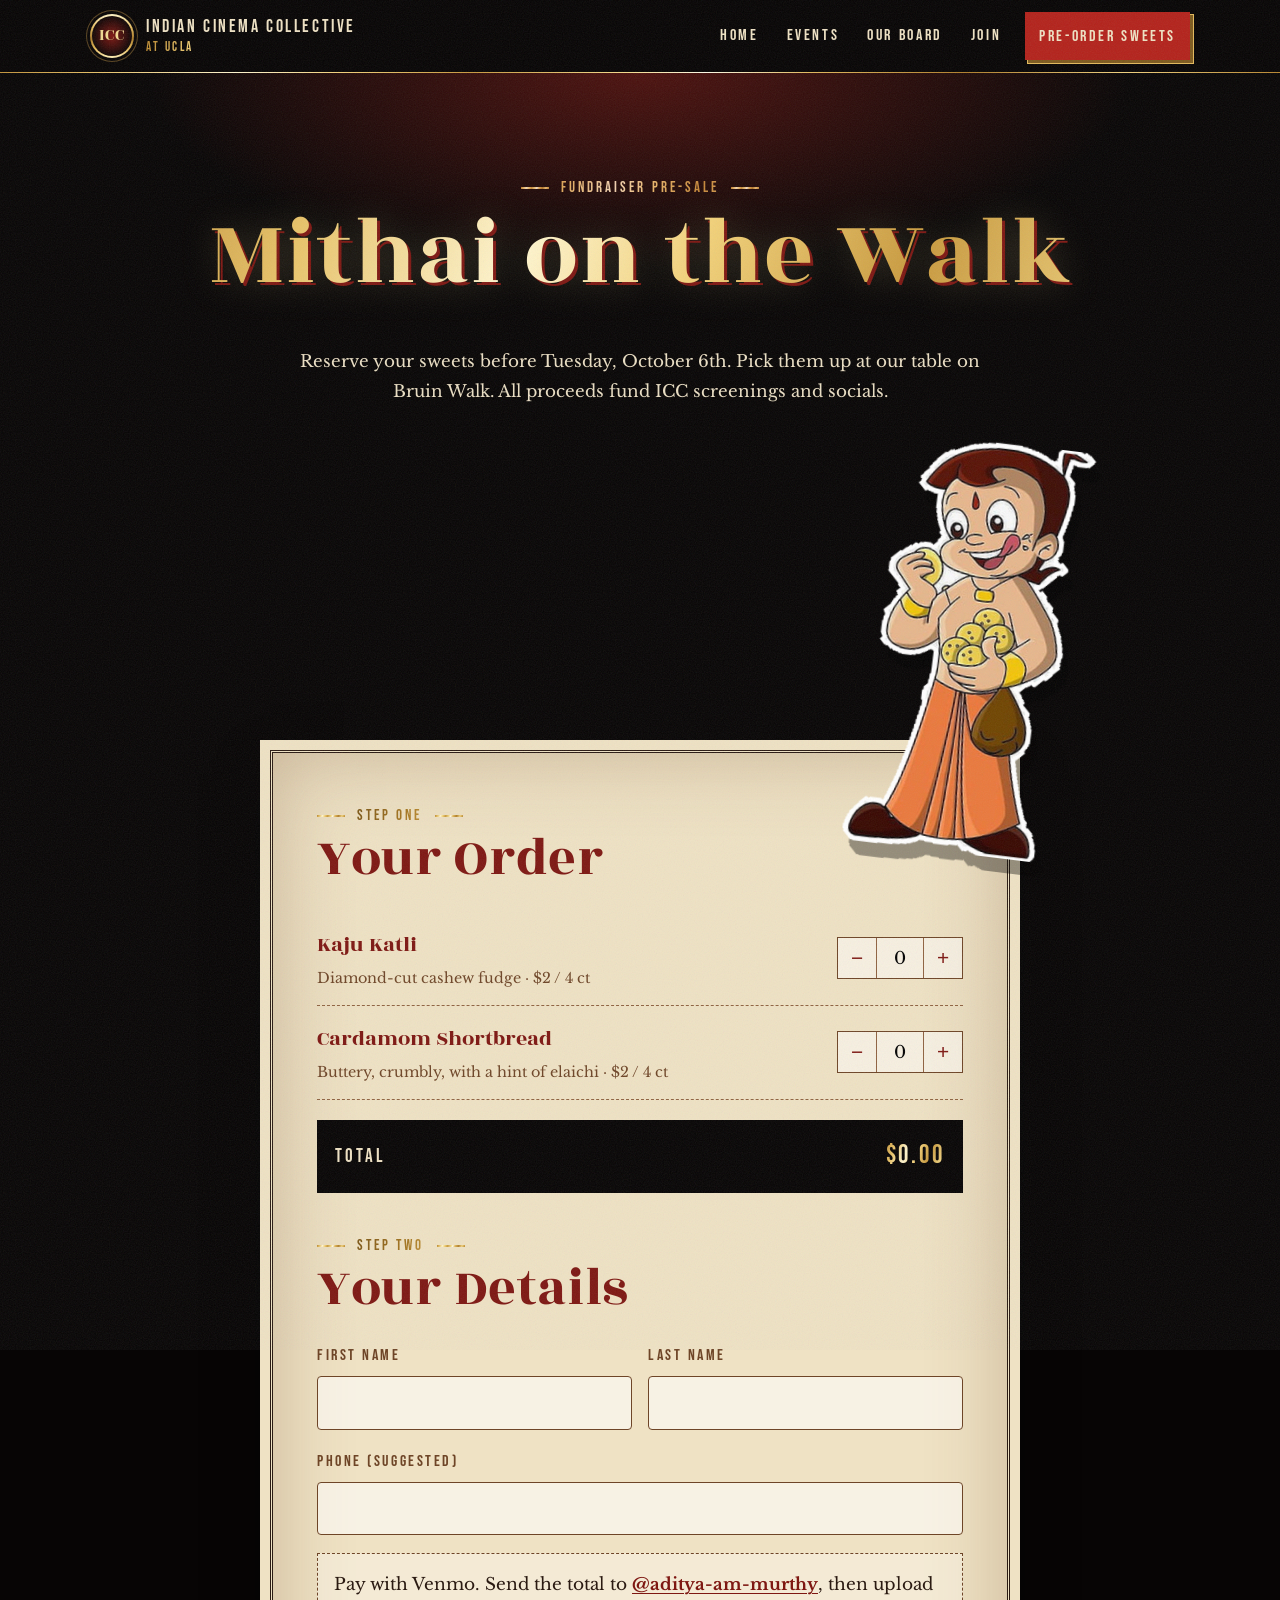
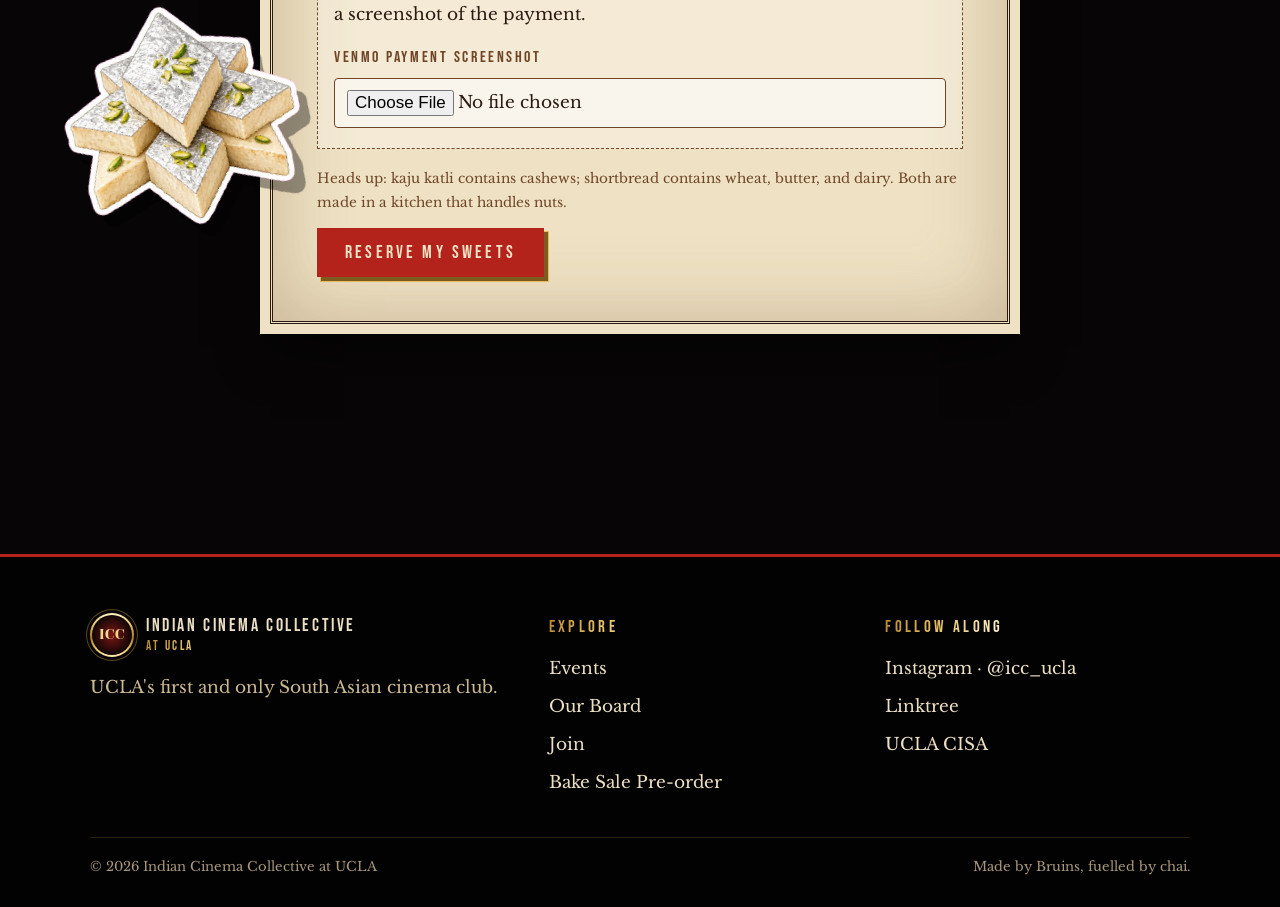
<file: mithai.html>
<!doctype html>
<html lang="en">
<head>
  <meta charset="utf-8">
  <meta name="viewport" content="width=device-width, initial-scale=1">
  <title>Mithai Pre-order · Indian Cinema Collective</title>
  <meta name="description" content="UCLA's first and only South Asian cinema club. Screenings, socials, and conversations about Indian and South Asian film.">
  <link rel="preconnect" href="https://fonts.googleapis.com">
  <link rel="preconnect" href="https://fonts.gstatic.com" crossorigin>
  <link href="https://fonts.googleapis.com/css2?family=Bebas+Neue&family=Libre+Baskerville:ital,wght@0,400;0,700;1,400&family=Rozha+One&family=Yatra+One&display=swap" rel="stylesheet">
  <link rel="stylesheet" href="css/styles.css">
  <link rel="icon" href="data:image/svg+xml,%3Csvg xmlns='http://www.w3.org/2000/svg' viewBox='0 0 64 64'%3E%3Ccircle cx='32' cy='32' r='30' fill='%23b3221b' stroke='%23d4a24c' stroke-width='4'/%3E%3Ctext x='32' y='42' font-size='26' text-anchor='middle' fill='%23d4a24c' font-family='Georgia'%3EICC%3C/text%3E%3C/svg%3E">
</head>
<body>

<header class="site-header">
  <div class="wrap">
    <a class="brand" href="index.html">
      <span class="brand-mark">ICC</span>
      <span class="brand-text">Indian Cinema Collective<small>at UCLA</small></span>
    </a>
    <button class="nav-toggle" aria-expanded="false" aria-controls="nav">Menu</button>
    <nav class="nav" id="nav">
      <a href="index.html">Home</a>
      <a href="events.html">Events</a>
      <a href="team.html">Our Board</a>
      <a href="join.html">Join</a>
      <a class="btn btn-sm" href="/mithai">Pre-order Sweets</a>
    </nav>
  </div>
</header>

<main>
  <section class="page-hero">
    <div class="wrap">
      <span class="eyebrow">Fundraiser Pre-sale</span>
      <h1>Mithai on the Walk</h1>
      <p>Reserve your sweets before Tuesday, October 6th. Pick them up at our table on Bruin Walk. All proceeds fund ICC screenings and socials.</p>
    </div>
  </section>

  <section class="presale" style="padding-top:0">
    <div class="wrap form-stage">
      <img class="sticker sticker-bheem" src="images/chotta-bheem-sticker.png" alt="" width="210" height="413" aria-hidden="true">
      <img class="sticker sticker-katli" src="images/kaju-katli-sticker.png" alt="" width="280" height="264" aria-hidden="true">

      <form class="form-card" id="presale-form" name="bake-sale-presale" method="POST" action="thanks.html" enctype="multipart/form-data" data-netlify="true" netlify-honeypot="bot-field">
        <input type="hidden" name="form-name" value="bake-sale-presale">
        <input type="hidden" name="estimated_total" value="0.00">
        <input type="hidden" name="payment_method" value="Venmo">
        <input type="hidden" name="venmo_to" value="@aditya-am-murthy">
        <input type="hidden" name="order_id" value="">
        <input type="hidden" name="order_summary" value="">
        <p class="hidden"><label>Leave this empty: <input name="bot-field"></label></p>

        <span class="eyebrow">Step One</span>
        <h2>Your Order</h2>

        <div class="order-item">
          <div>
            <h4>Kaju Katli</h4>
            <p>Diamond-cut cashew fudge · <span data-price-for="kaju_katli">$2 / 4 ct</span></p>
          </div>
          <div class="qty">
            <button type="button" data-step="-1" aria-label="Fewer kaju katli">−</button>
            <input type="number" name="kaju_katli" value="0" min="0" max="50" inputmode="numeric" aria-label="Kaju katli quantity">
            <button type="button" data-step="1" aria-label="More kaju katli">+</button>
          </div>
        </div>
        <div class="order-item">
          <div>
            <h4>Cardamom Shortbread</h4>
            <p>Buttery, crumbly, with a hint of elaichi · <span data-price-for="cardamom_shortbread">$2 / 4 ct</span></p>
          </div>
          <div class="qty">
            <button type="button" data-step="-1" aria-label="Fewer shortbread">−</button>
            <input type="number" name="cardamom_shortbread" value="0" min="0" max="50" inputmode="numeric" aria-label="Cardamom shortbread quantity">
            <button type="button" data-step="1" aria-label="More shortbread">+</button>
          </div>
        </div>

        <div class="total-bar"><span>Total</span><strong data-total>$0.00</strong></div>
        <p class="form-note hidden" data-error style="color:var(--red)">Add at least one box to place a pre-order.</p>

        <span class="eyebrow" style="margin-top:20px">Step Two</span>
        <h2>Your Details</h2>
        <div class="field-row">
          <div class="field">
            <label for="first_name">First Name</label>
            <input id="first_name" name="first_name" autocomplete="given-name" required>
          </div>
          <div class="field">
            <label for="last_name">Last Name</label>
            <input id="last_name" name="last_name" autocomplete="family-name" required>
          </div>
        </div>
        <div class="field">
          <label for="phone">Phone (suggested)</label>
          <input id="phone" name="phone" type="tel" autocomplete="tel" inputmode="tel">
        </div>

        <div class="pay-box">
          <p>Pay with Venmo. Send the total to <a class="venmo-handle" href="https://venmo.com/u/aditya-am-murthy" target="_blank" rel="noopener">@aditya-am-murthy</a>, then upload a screenshot of the payment.</p>
          <div class="field">
            <label for="venmo_screenshot">Venmo payment screenshot</label>
            <input id="venmo_screenshot" name="venmo_screenshot" type="file" accept="image/*" required>
          </div>
        </div>

        <p class="form-note">Heads up: kaju katli contains cashews; shortbread contains wheat, butter, and dairy. Both are made in a kitchen that handles nuts.</p>
        <p class="form-note hidden" data-submit-error style="color:var(--red)">We couldn't send your order. Check your connection and try again.</p>
        <button class="btn" type="submit">Reserve My Sweets</button>
      </form>

      <div class="form-card confirm-card hidden" id="order-confirm" hidden aria-hidden="true">
        <span class="eyebrow">Show this at pickup</span>
        <h2>Order Confirmed</h2>
        <p class="confirm-lead">Screenshot this screen and show it at the Bruin Walk table on Tuesday, October 6.</p>
        <div class="pickup-slip">
          <p class="slip-label">Order ID</p>
          <p class="slip-id" data-confirm="id"></p>
          <p class="slip-label">Name</p>
          <p class="slip-name" data-confirm="name"></p>
          <p class="slip-label">Order</p>
          <ul class="slip-items" data-confirm="items"></ul>
          <div class="slip-total"><span>Paid via Venmo</span><strong data-confirm="total"></strong></div>
        </div>
        <p class="form-note" data-preview>Preview only: this order was not sent. On the live site, this screen appears after the form is received.</p>
      </div>
    </div>
  </section>
</main>

<footer class="site-footer">
  <div class="wrap">
    <div class="footer-grid">
      <div>
        <a class="brand" href="index.html">
          <span class="brand-mark">ICC</span>
          <span class="brand-text">Indian Cinema Collective<small>at UCLA</small></span>
        </a>
        <p style="margin-top:16px;color:#cbb991;max-width:40ch">UCLA's first and only South Asian cinema club.</p>
      </div>
      <div>
        <h4>Explore</h4>
        <ul>
          <li><a href="events.html">Events</a></li>
          <li><a href="team.html">Our Board</a></li>
          <li><a href="join.html">Join</a></li>
          <li><a href="/mithai">Bake Sale Pre-order</a></li>
        </ul>
      </div>
      <div>
        <h4>Follow Along</h4>
        <ul>
          <li><a href="https://www.instagram.com/icc_ucla/" target="_blank" rel="noopener">Instagram · @icc_ucla</a></li>
          <li><a href="https://linktr.ee/icc_ucla" target="_blank" rel="noopener">Linktree</a></li>
          <li><a href="https://www.international.ucla.edu/cisa" target="_blank" rel="noopener">UCLA CISA</a></li>
        </ul>
      </div>
    </div>
    <div class="fine">
      <span>© <span data-year></span> Indian Cinema Collective at UCLA</span>
      <span>Made by Bruins, fuelled by chai.</span>
    </div>
  </div>
</footer>

<script src="js/main.js"></script>
</body>
</html>
</file>
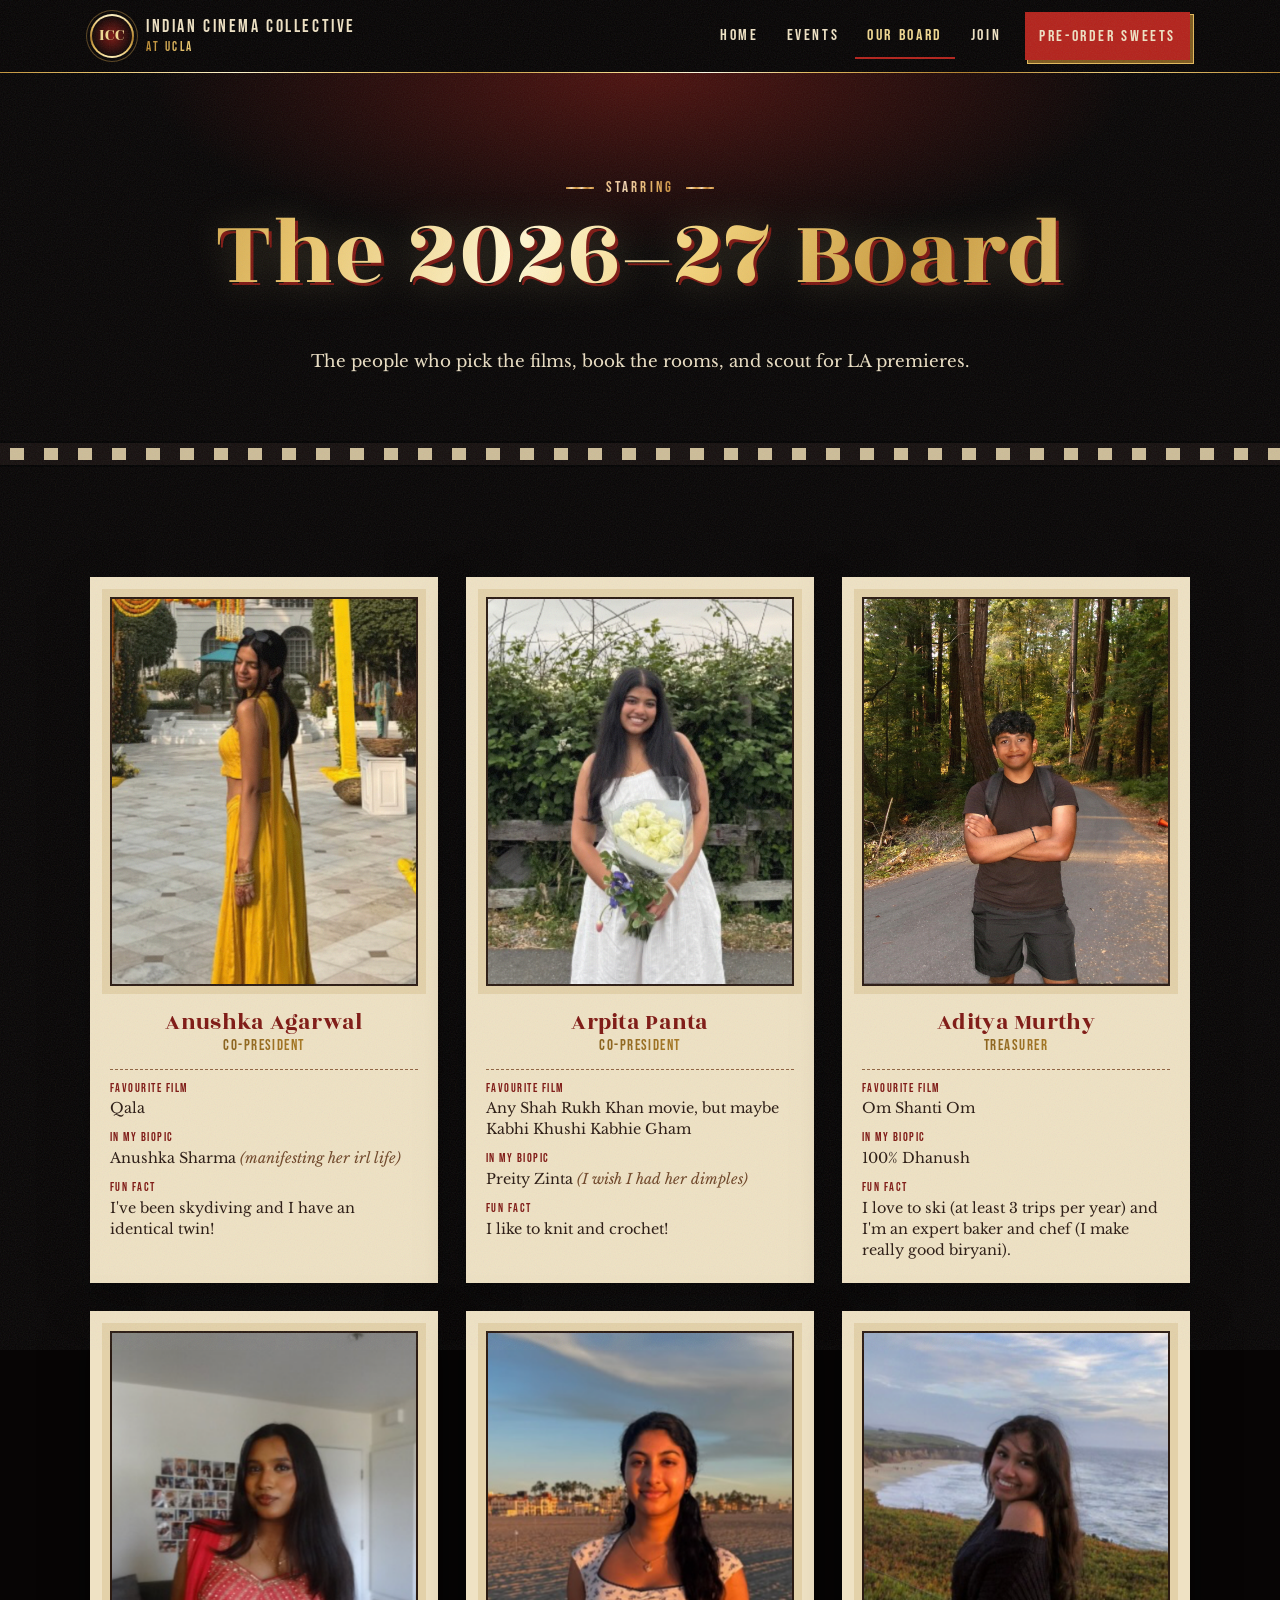
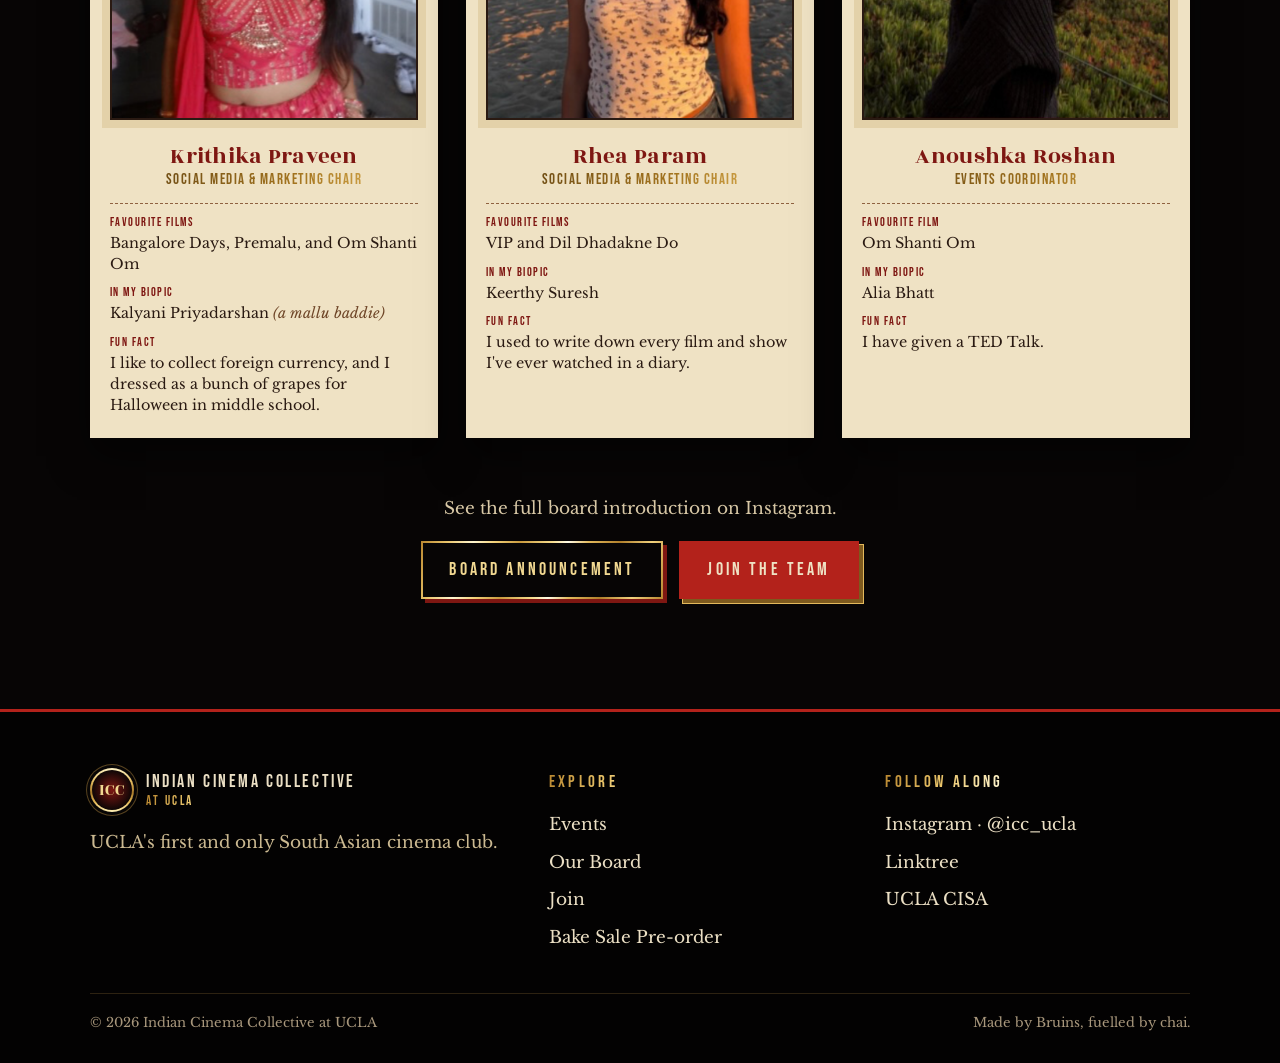
<file: team.html>
<!doctype html>
<html lang="en">
<head>
  <meta charset="utf-8">
  <meta name="viewport" content="width=device-width, initial-scale=1">
  <title>Our Board · Indian Cinema Collective</title>
  <meta name="description" content="UCLA's first and only South Asian cinema club. Screenings, socials, and conversations about Indian and South Asian film.">
  <link rel="preconnect" href="https://fonts.googleapis.com">
  <link rel="preconnect" href="https://fonts.gstatic.com" crossorigin>
  <link href="https://fonts.googleapis.com/css2?family=Bebas+Neue&family=Libre+Baskerville:ital,wght@0,400;0,700;1,400&family=Rozha+One&family=Yatra+One&display=swap" rel="stylesheet">
  <link rel="stylesheet" href="css/styles.css">
  <link rel="icon" href="data:image/svg+xml,%3Csvg xmlns='http://www.w3.org/2000/svg' viewBox='0 0 64 64'%3E%3Ccircle cx='32' cy='32' r='30' fill='%23b3221b' stroke='%23d4a24c' stroke-width='4'/%3E%3Ctext x='32' y='42' font-size='26' text-anchor='middle' fill='%23d4a24c' font-family='Georgia'%3EICC%3C/text%3E%3C/svg%3E">
</head>
<body>

<header class="site-header">
  <div class="wrap">
    <a class="brand" href="index.html">
      <span class="brand-mark">ICC</span>
      <span class="brand-text">Indian Cinema Collective<small>at UCLA</small></span>
    </a>
    <button class="nav-toggle" aria-expanded="false" aria-controls="nav">Menu</button>
    <nav class="nav" id="nav">
      <a href="index.html">Home</a>
      <a href="events.html">Events</a>
      <a href="team.html">Our Board</a>
      <a href="join.html">Join</a>
      <a class="btn btn-sm" href="/mithai">Pre-order Sweets</a>
    </nav>
  </div>
</header>

<main>
  <section class="page-hero">
    <div class="wrap">
      <span class="eyebrow">Starring</span>
      <h1>The 2026–27 Board</h1>
      <p>The people who pick the films, book the rooms, and scout for LA premieres.</p>
    </div>
  </section>

  <div class="filmstrip" aria-hidden="true"></div>

  <section>
    <div class="wrap">
      <!--
        Headshots: drop a photo for each person in images/team/.
        Preferred name is the slug below, as .jpg, .jpeg, .png, or .webp.
        Until a file is there, the painted frame stays in place.
      -->
      <div class="team-grid">
        <article class="member reveal">
          <div class="member-photo"><div class="frame"><img src="images/team/anushka-agarwal.png" alt="Anushka Agarwal"></div></div>
          <h3>Anushka Agarwal</h3>
          <div class="role">Co-President</div>
          <dl class="credits">
            <div>
              <dt>Favourite film</dt>
              <dd>Qala</dd>
            </div>
            <div>
              <dt>In my biopic</dt>
              <dd>Anushka Sharma <span class="aside">(manifesting her irl life)</span></dd>
            </div>
            <div>
              <dt>Fun fact</dt>
              <dd>I've been skydiving and I have an identical twin!</dd>
            </div>
          </dl>
        </article>
        <article class="member reveal">
          <div class="member-photo"><div class="frame"><img src="images/team/arpita-panta.png" alt="Arpita Panta"></div></div>
          <h3>Arpita Panta</h3>
          <div class="role">Co-President</div>
          <dl class="credits">
            <div>
              <dt>Favourite film</dt>
              <dd>Any Shah Rukh Khan movie, but maybe Kabhi Khushi Kabhie Gham</dd>
            </div>
            <div>
              <dt>In my biopic</dt>
              <dd>Preity Zinta <span class="aside">(I wish I had her dimples)</span></dd>
            </div>
            <div>
              <dt>Fun fact</dt>
              <dd>I like to knit and crochet!</dd>
            </div>
          </dl>
        </article>
        <article class="member reveal">
          <div class="member-photo"><div class="frame"><img src="images/team/aditya-murthy.png" alt="Aditya Murthy"></div></div>
          <h3>Aditya Murthy</h3>
          <div class="role">Treasurer</div>
          <dl class="credits">
            <div>
              <dt>Favourite film</dt>
              <dd>Om Shanti Om</dd>
            </div>
            <div>
              <dt>In my biopic</dt>
              <dd>100% Dhanush</dd>
            </div>
            <div>
              <dt>Fun fact</dt>
              <dd>I love to ski (at least 3 trips per year) and I'm an expert baker and chef (I make really good biryani).</dd>
            </div>
          </dl>
        </article>
        <article class="member reveal">
          <div class="member-photo"><div class="frame"><img src="images/team/krithika-praveen.png" alt="Krithika Praveen"></div></div>
          <h3>Krithika Praveen</h3>
          <div class="role">Social Media &amp; Marketing Chair</div>
          <dl class="credits">
            <div>
              <dt>Favourite films</dt>
              <dd>Bangalore Days, Premalu, and Om Shanti Om</dd>
            </div>
            <div>
              <dt>In my biopic</dt>
              <dd>Kalyani Priyadarshan <span class="aside">(a mallu baddie)</span></dd>
            </div>
            <div>
              <dt>Fun fact</dt>
              <dd>I like to collect foreign currency, and I dressed as a bunch of grapes for Halloween in middle school.</dd>
            </div>
          </dl>
        </article>
        <article class="member reveal">
          <div class="member-photo"><div class="frame"><img src="images/team/rhea-param.png" alt="Rhea Param"></div></div>
          <h3>Rhea Param</h3>
          <div class="role">Social Media &amp; Marketing Chair</div>
          <dl class="credits">
            <div>
              <dt>Favourite films</dt>
              <dd>VIP and Dil Dhadakne Do</dd>
            </div>
            <div>
              <dt>In my biopic</dt>
              <dd>Keerthy Suresh</dd>
            </div>
            <div>
              <dt>Fun fact</dt>
              <dd>I used to write down every film and show I've ever watched in a diary.</dd>
            </div>
          </dl>
        </article>
        <article class="member reveal">
          <div class="member-photo"><div class="frame"><img src="images/team/anoushka-roshan.png" alt="Anoushka Roshan"></div></div>
          <h3>Anoushka Roshan</h3>
          <div class="role">Events Coordinator</div>
          <dl class="credits">
            <div>
              <dt>Favourite film</dt>
              <dd>Om Shanti Om</dd>
            </div>
            <div>
              <dt>In my biopic</dt>
              <dd>Alia Bhatt</dd>
            </div>
            <div>
              <dt>Fun fact</dt>
              <dd>I have given a TED Talk.</dd>
            </div>
          </dl>
        </article>
      </div>

      <div class="center mt-lg">
        <p style="color:#d8c8a6">See the full board introduction on Instagram.</p>
        <div class="stack-actions">
          <a class="btn btn-ghost" href="https://www.instagram.com/p/DUPNGM5CYOf/?img_index=1" target="_blank" rel="noopener">Board Announcement</a>
          <a class="btn" href="join.html">Join the Team</a>
        </div>
      </div>
    </div>
  </section>
</main>

<footer class="site-footer">
  <div class="wrap">
    <div class="footer-grid">
      <div>
        <a class="brand" href="index.html">
          <span class="brand-mark">ICC</span>
          <span class="brand-text">Indian Cinema Collective<small>at UCLA</small></span>
        </a>
        <p style="margin-top:16px;color:#cbb991;max-width:40ch">UCLA's first and only South Asian cinema club.</p>
      </div>
      <div>
        <h4>Explore</h4>
        <ul>
          <li><a href="events.html">Events</a></li>
          <li><a href="team.html">Our Board</a></li>
          <li><a href="join.html">Join</a></li>
          <li><a href="/mithai">Bake Sale Pre-order</a></li>
        </ul>
      </div>
      <div>
        <h4>Follow Along</h4>
        <ul>
          <li><a href="https://www.instagram.com/icc_ucla/" target="_blank" rel="noopener">Instagram · @icc_ucla</a></li>
          <li><a href="https://linktr.ee/icc_ucla" target="_blank" rel="noopener">Linktree</a></li>
          <li><a href="https://www.international.ucla.edu/cisa" target="_blank" rel="noopener">UCLA CISA</a></li>
        </ul>
      </div>
    </div>
    <div class="fine">
      <span>© <span data-year></span> Indian Cinema Collective at UCLA</span>
      <span>Made by Bruins, fuelled by chai.</span>
    </div>
  </div>
</footer>

<script src="js/main.js"></script>
</body>
</html>
</file>
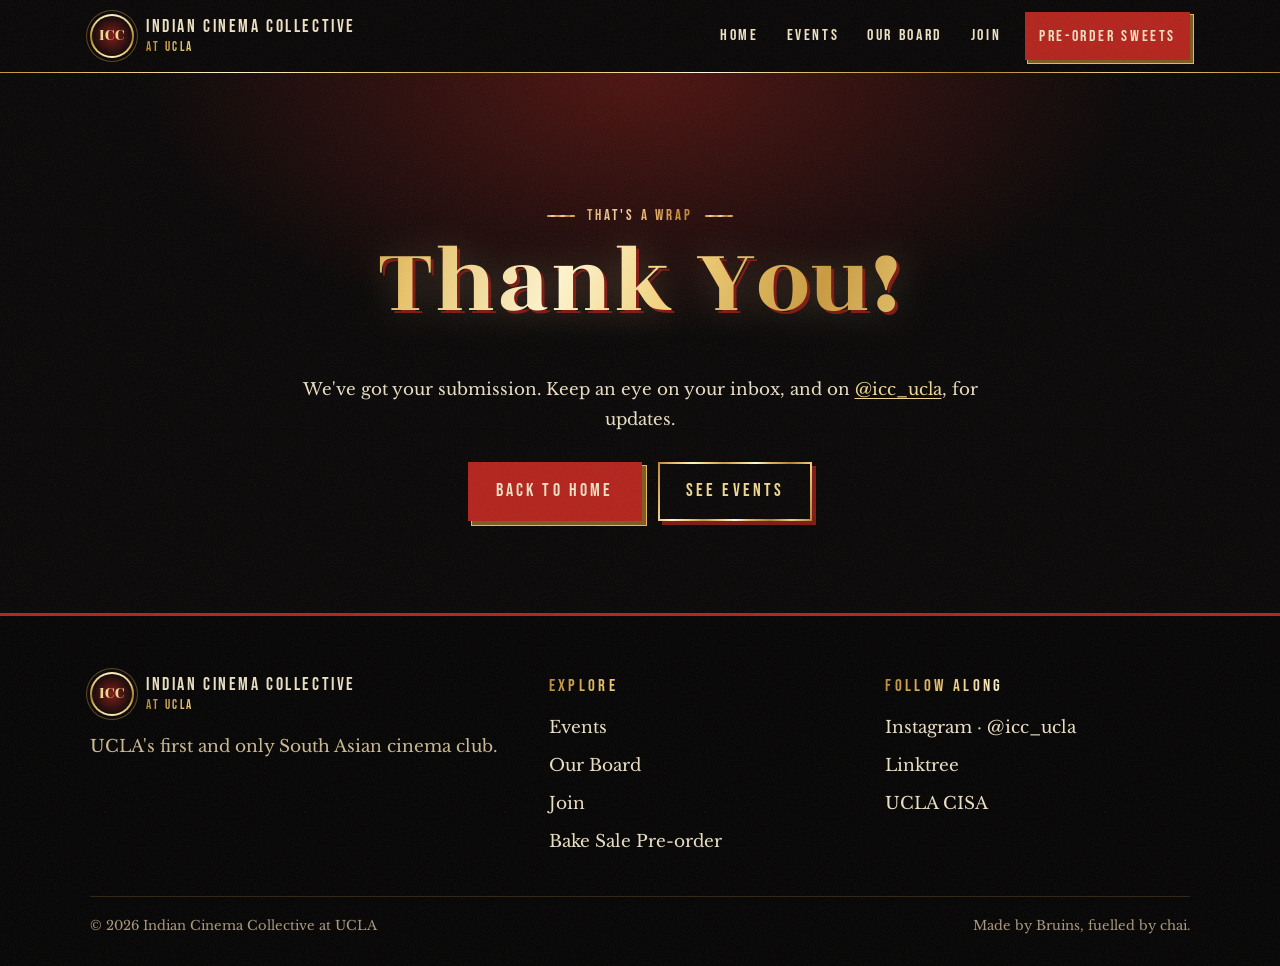
<file: thanks.html>
<!doctype html>
<html lang="en">
<head>
  <meta charset="utf-8">
  <meta name="viewport" content="width=device-width, initial-scale=1">
  <title>Thank You · Indian Cinema Collective</title>
  <meta name="description" content="UCLA's first and only South Asian cinema club. Screenings, socials, and conversations about Indian and South Asian film.">
  <link rel="preconnect" href="https://fonts.googleapis.com">
  <link rel="preconnect" href="https://fonts.gstatic.com" crossorigin>
  <link href="https://fonts.googleapis.com/css2?family=Bebas+Neue&family=Libre+Baskerville:ital,wght@0,400;0,700;1,400&family=Rozha+One&family=Yatra+One&display=swap" rel="stylesheet">
  <link rel="stylesheet" href="css/styles.css">
  <link rel="icon" href="data:image/svg+xml,%3Csvg xmlns='http://www.w3.org/2000/svg' viewBox='0 0 64 64'%3E%3Ccircle cx='32' cy='32' r='30' fill='%23b3221b' stroke='%23d4a24c' stroke-width='4'/%3E%3Ctext x='32' y='42' font-size='26' text-anchor='middle' fill='%23d4a24c' font-family='Georgia'%3EICC%3C/text%3E%3C/svg%3E">
</head>
<body>

<header class="site-header">
  <div class="wrap">
    <a class="brand" href="index.html">
      <span class="brand-mark">ICC</span>
      <span class="brand-text">Indian Cinema Collective<small>at UCLA</small></span>
    </a>
    <button class="nav-toggle" aria-expanded="false" aria-controls="nav">Menu</button>
    <nav class="nav" id="nav">
      <a href="index.html">Home</a>
      <a href="events.html">Events</a>
      <a href="team.html">Our Board</a>
      <a href="join.html">Join</a>
      <a class="btn btn-sm" href="/mithai">Pre-order Sweets</a>
    </nav>
  </div>
</header>

<main>
  <section class="page-hero" style="min-height:60vh;display:grid;place-items:center">
    <div class="wrap">
      <span class="eyebrow">That's a Wrap</span>
      <h1>Thank You!</h1>
      <p>We've got your submission. Keep an eye on your inbox, and on <a href="https://www.instagram.com/icc_ucla/" target="_blank" rel="noopener">@icc_ucla</a>, for updates.</p>
      <div class="stack-actions" style="margin-top:28px;position:relative">
        <a class="btn" href="index.html">Back to Home</a>
        <a class="btn btn-ghost" href="events.html">See Events</a>
      </div>
    </div>
  </section>
</main>

<footer class="site-footer">
  <div class="wrap">
    <div class="footer-grid">
      <div>
        <a class="brand" href="index.html">
          <span class="brand-mark">ICC</span>
          <span class="brand-text">Indian Cinema Collective<small>at UCLA</small></span>
        </a>
        <p style="margin-top:16px;color:#cbb991;max-width:40ch">UCLA's first and only South Asian cinema club.</p>
      </div>
      <div>
        <h4>Explore</h4>
        <ul>
          <li><a href="events.html">Events</a></li>
          <li><a href="team.html">Our Board</a></li>
          <li><a href="join.html">Join</a></li>
          <li><a href="/mithai">Bake Sale Pre-order</a></li>
        </ul>
      </div>
      <div>
        <h4>Follow Along</h4>
        <ul>
          <li><a href="https://www.instagram.com/icc_ucla/" target="_blank" rel="noopener">Instagram · @icc_ucla</a></li>
          <li><a href="https://linktr.ee/icc_ucla" target="_blank" rel="noopener">Linktree</a></li>
          <li><a href="https://www.international.ucla.edu/cisa" target="_blank" rel="noopener">UCLA CISA</a></li>
        </ul>
      </div>
    </div>
    <div class="fine">
      <span>© <span data-year></span> Indian Cinema Collective at UCLA</span>
      <span>Made by Bruins, fuelled by chai.</span>
    </div>
  </div>
</footer>

<script src="js/main.js"></script>
</body>
</html>
</file>
<file: css/styles.css>
/* =========================================================
   Indian Cinema Collective at UCLA
   Vintage hand-painted poster aesthetic
   ========================================================= */

:root {
  --ink: #070505;          /* true black, faint warmth */
  --ink-2: #0e0a09;
  --ink-3: #17110f;
  --red: #b3221b;          /* poster red */
  --red-deep: #7e1712;
  --gold: #c9993f;         /* base foil gold (solid fallback) */
  --gold-soft: #f1d891;
  --gold-dark: #7d5a1e;
  /* Polished metal: dark troughs + bright specular bands */
  --gold-metal: linear-gradient(110deg,
    #b8862f 0%, #e9c46a 10%, #fff6d0 20%, #f3d27a 28%, #c99a3e 38%,
    #f6dc8c 50%, #fffbe6 56%, #e2b95c 64%, #b07f2b 76%, #f1d27e 88%, #b8862f 100%);
  --gold-metal-v: linear-gradient(180deg, #fff3c7 0%, #e7bf63 30%, #a87a2a 55%, #e4b856 78%, #fff0b8 100%);
  --brown: #6e4527;        /* sepia brown */
  --brown-soft: #8f6240;
  --paper: #efe2c4;        /* aged poster paper */
  --paper-2: #e3d1a9;
  --paper-ink: #2a1a12;

  --display: "Rozha One", "Abril Fatface", Georgia, serif;
  --marquee: "Bebas Neue", "Oswald", Impact, sans-serif;
  --body: "Libre Baskerville", Georgia, serif;
  --script: "Yatra One", "Rozha One", serif;

  --max: 1180px;
  --gutter: clamp(16px, 4vw, 40px);
  --radius: 4px;
}

*, *::before, *::after { box-sizing: border-box; }
html { scroll-behavior: smooth; }
body {
  margin: 0;
  background: var(--ink);
  color: var(--paper);
  font-family: var(--body);
  font-size: 17px;
  line-height: 1.75;
  -webkit-font-smoothing: antialiased;
  overflow-x: hidden;
}

/* Film grain over everything */
body::after {
  content: "";
  position: fixed;
  inset: -50%;
  pointer-events: none;
  z-index: 100;
  opacity: .09;
  background-image: url("data:image/svg+xml,%3Csvg xmlns='http://www.w3.org/2000/svg' width='200' height='200'%3E%3Cfilter id='n'%3E%3CfeTurbulence type='fractalNoise' baseFrequency='.85' numOctaves='3' stitchTiles='stitch'/%3E%3C/filter%3E%3Crect width='100%25' height='100%25' filter='url(%23n)'/%3E%3C/svg%3E");
  animation: grain 1.2s steps(6) infinite;
}
@keyframes grain {
  0%,100% { transform: translate(0,0); }
  20% { transform: translate(-3%,2%); }
  40% { transform: translate(2%,-3%); }
  60% { transform: translate(-2%,-1%); }
  80% { transform: translate(3%,3%); }
}
@media (prefers-reduced-motion: reduce) {
  body::after { animation: none; }
  html { scroll-behavior: auto; }
}

img { max-width: 100%; display: block; }
a { color: var(--gold); text-decoration-thickness: 1px; text-underline-offset: 3px; }
a:hover { color: var(--gold-soft); }

.wrap { max-width: var(--max); margin: 0 auto; padding: 0 var(--gutter); }

h1, h2, h3 { font-family: var(--display); font-weight: 400; line-height: 1.12; letter-spacing: .012em; margin: 0 0 .4em; }
h1 { font-size: clamp(2.6rem, 8vw, 6rem); }
h2 { font-size: clamp(2rem, 5vw, 3.4rem); }
h3 { font-size: clamp(1.3rem, 2.4vw, 1.7rem); }
p { margin: 0 0 1em; }

.eyebrow {
  font-family: var(--marquee);
  letter-spacing: .2em;
  text-transform: uppercase;
  font-size: .95rem;
  color: var(--gold);
  display: inline-flex;
  align-items: center;
  gap: .8em;
}
.eyebrow::before, .eyebrow::after {
  content: "";
  width: 28px; height: 1px; background: currentColor; opacity: .7;
}

/* ---------- Film strip borders ---------- */
.filmstrip {
  height: 26px;
  background:
    radial-gradient(circle at 50% 50%, var(--ink) 0 0) ,
    var(--ink-3);
  background-image: repeating-linear-gradient(90deg,
    transparent 0 10px, var(--paper-2) 10px 24px, transparent 24px 34px);
  background-size: 34px 12px;
  background-repeat: repeat-x;
  background-position: 0 center;
  background-color: var(--ink-3);
  border-top: 2px solid #000;
  border-bottom: 2px solid #000;
  opacity: .9;
}

/* ---------- Header ---------- */
.site-header {
  position: sticky; top: 0; z-index: 50;
  background: rgba(7,5,5,.94);
  backdrop-filter: blur(6px);
  border-bottom: 1px solid rgba(212,162,76,.25);
}
.site-header .wrap {
  display: flex; align-items: center; justify-content: space-between;
  height: 72px;
}
.brand { display: flex; align-items: center; gap: 12px; text-decoration: none; color: var(--paper); }
.brand-mark {
  width: 44px; height: 44px; border-radius: 50%;
  border: 2px solid var(--gold);
  display: grid; place-items: center;
  font-family: var(--display); color: var(--gold); font-size: 1.05rem;
  background: radial-gradient(circle, var(--red-deep), var(--ink) 75%);
  box-shadow: 0 0 0 3px var(--ink), 0 0 0 4px rgba(212,162,76,.4);
}
.brand-text { font-family: var(--marquee); letter-spacing: .14em; font-size: 1.15rem; line-height: 1; }
.brand-text small { display: block; color: var(--gold); font-size: .8rem; letter-spacing: .2em; margin-top: 4px; }

.nav { display: flex; gap: 4px; align-items: center; }
.nav a {
  font-family: var(--marquee); letter-spacing: .16em; font-size: 1.02rem;
  color: var(--paper); text-decoration: none; padding: 8px 12px;
  border-bottom: 2px solid transparent;
}
.nav a:hover, .nav a[aria-current="page"] { color: var(--gold); border-bottom-color: var(--red); }
.nav .btn { margin-left: 8px; }

.nav-toggle {
  display: none; background: none; border: 1px solid var(--gold); color: var(--gold);
  font-family: var(--marquee); letter-spacing: .2em; padding: 8px 12px; cursor: pointer;
}
@media (max-width: 860px) {
  .nav-toggle { display: block; }
  .nav {
    position: absolute; top: 72px; left: 0; right: 0;
    flex-direction: column; align-items: stretch; gap: 0;
    background: var(--ink); border-bottom: 2px solid var(--red);
    display: none; padding: 8px var(--gutter) 20px;
  }
  .nav.open { display: flex; }
  .nav a { padding: 14px 4px; border-bottom: 1px solid rgba(212,162,76,.15); }
  .nav .btn { margin: 14px 0 0; text-align: center; }
}

/* ---------- Buttons ---------- */
.btn {
  display: inline-block; cursor: pointer;
  font-family: var(--marquee); letter-spacing: .18em; font-size: 1.1rem;
  text-decoration: none; text-transform: uppercase;
  padding: 12px 26px;
  background: var(--red); color: var(--paper) !important;
  border: 2px solid var(--red);
  box-shadow: 4px 4px 0 var(--gold);
  transition: transform .15s, box-shadow .15s;
}
.btn:hover { transform: translate(-2px,-2px); box-shadow: 6px 6px 0 var(--gold); color: var(--paper); }
.btn:active { transform: translate(2px,2px); box-shadow: 1px 1px 0 var(--gold); }
.btn-ghost { background: transparent; color: var(--gold) !important; border-color: var(--gold); box-shadow: 4px 4px 0 var(--red); }
.btn-ghost:hover { box-shadow: 6px 6px 0 var(--red); }
.btn-sm { font-size: .95rem; padding: 8px 16px; box-shadow: 3px 3px 0 var(--gold); }

/* ---------- Hero poster ---------- */
.hero { padding: clamp(32px, 6vw, 72px) 0 clamp(48px, 8vw, 96px); position: relative; }
.hero::before {
  content: ""; position: absolute; inset: 0; pointer-events: none;
  background:
    radial-gradient(ellipse 60% 50% at 50% 30%, rgba(179,34,27,.35), transparent 70%),
    repeating-conic-gradient(from 0deg at 50% 38%, rgba(212,162,76,.05) 0 6deg, transparent 6deg 12deg);
}
.hero-grid { display: grid; grid-template-columns: 1.1fr .9fr; gap: clamp(28px, 5vw, 64px); align-items: center; position: relative; }
@media (max-width: 860px) { .hero-grid { grid-template-columns: 1fr; } }

.hero h1 { color: var(--paper); text-shadow: 3px 3px 0 var(--red-deep), 6px 6px 0 rgba(0,0,0,.6); }
.hero h1 .gold { color: var(--gold); }
.hero .tagline { font-family: var(--script); font-size: clamp(1.2rem, 2.6vw, 1.6rem); color: var(--gold-soft); margin-bottom: .6em; }
.hero .lede { max-width: 52ch; color: #f1e7d2; font-size: 1.05rem; }
.hero .actions { display: flex; flex-wrap: wrap; gap: 18px; margin-top: 28px; }

/* Poster frame */
.poster {
  position: relative;
  background: var(--paper);
  color: var(--paper-ink);
  padding: 16px;
  box-shadow: 0 30px 60px rgba(0,0,0,.6), inset 0 0 80px rgba(110,69,39,.45);
  transform: rotate(1.5deg);
}
.poster::before { /* aged edges */
  content: ""; position: absolute; inset: 0; pointer-events: none;
  background:
    radial-gradient(ellipse at 0 0, rgba(110,69,39,.45), transparent 35%),
    radial-gradient(ellipse at 100% 100%, rgba(110,69,39,.5), transparent 40%),
    radial-gradient(ellipse at 100% 0, rgba(110,69,39,.25), transparent 30%);
  mix-blend-mode: multiply;
}
.poster-inner {
  border: 3px double var(--paper-ink);
  padding: clamp(18px, 3vw, 28px);
  text-align: center;
  background:
    radial-gradient(circle at 50% 42%, var(--gold) 0 18%, transparent 18.5%),
    repeating-conic-gradient(from 0deg at 50% 42%, var(--red) 0 7.5deg, var(--red-deep) 7.5deg 15deg);
  color: var(--paper);
  min-height: 460px;
  display: flex; flex-direction: column; justify-content: space-between;
}
.poster-top { font-family: var(--marquee); letter-spacing: .2em; font-size: .9rem; color: var(--gold-soft); }
.poster-reel {
  width: 46%; aspect-ratio: 1; margin: 18px auto; border-radius: 50%;
  background:
    radial-gradient(circle, var(--ink) 0 9%, transparent 9.5%),
    radial-gradient(circle at 50% 22%, var(--ink) 0 11%, transparent 11.5%),
    radial-gradient(circle at 78% 40%, var(--ink) 0 11%, transparent 11.5%),
    radial-gradient(circle at 68% 74%, var(--ink) 0 11%, transparent 11.5%),
    radial-gradient(circle at 32% 74%, var(--ink) 0 11%, transparent 11.5%),
    radial-gradient(circle at 22% 40%, var(--ink) 0 11%, transparent 11.5%),
    var(--gold);
  border: 6px solid var(--ink);
  box-shadow: 0 0 0 4px var(--gold), 0 0 0 7px var(--ink);
  animation: spin 18s linear infinite;
}
@keyframes spin { to { transform: rotate(360deg); } }
@media (prefers-reduced-motion: reduce) { .poster-reel { animation: none; } }
.poster-title { font-family: var(--display); font-size: clamp(2rem, 4.4vw, 3rem); line-height: .95; text-shadow: 3px 3px 0 var(--ink); }
.poster-title span { display: block; color: var(--gold); font-size: .55em; letter-spacing: .05em; margin-top: 8px; }
.poster-credits {
  font-family: var(--marquee); font-size: .9rem; letter-spacing: .14em; line-height: 1.4;
  border-top: 1px solid rgba(239,226,196,.5); padding-top: 10px; margin-top: 14px; color: var(--paper);
}
.poster-stamp {
  position: absolute; top: -14px; right: -14px;
  width: 96px; height: 96px; border-radius: 50%;
  background: var(--gold); color: var(--ink);
  display: grid; place-items: center; text-align: center;
  font-family: var(--marquee); letter-spacing: .08em; font-size: .9rem; line-height: 1.05;
  transform: rotate(12deg);
  border: 3px dashed var(--ink);
  box-shadow: 0 6px 16px rgba(0,0,0,.5);
}

/* ---------- Sections ---------- */
section { padding: clamp(56px, 9vw, 110px) 0; position: relative; }
.section-head { text-align: center; margin-bottom: clamp(32px, 5vw, 56px); }
.section-head p { max-width: 60ch; margin: 0 auto; color: #ebdfc4; }

.paper-section {
  background: var(--paper);
  color: var(--paper-ink);
  box-shadow: inset 0 0 160px rgba(110,69,39,.4);
}
.paper-section h2, .paper-section h3 { color: var(--red-deep); }
.paper-section .eyebrow, .form-card .eyebrow { color: var(--brown); }
.paper-section .section-head p { color: var(--brown); }
.paper-section a:not(.btn) { color: var(--red-deep); }

.red-section {
  background:
    repeating-linear-gradient(135deg, rgba(0,0,0,.06) 0 2px, transparent 2px 10px),
    var(--red-deep);
}

/* ---------- Now Showing (ticket) ---------- */
.ticket {
  display: grid; grid-template-columns: 1fr auto;
  background: var(--paper); color: var(--paper-ink);
  max-width: 980px; margin: 0 auto;
  box-shadow: 0 24px 48px rgba(0,0,0,.5);
  position: relative;
  --notch: 18px;
  -webkit-mask:
    radial-gradient(circle var(--notch) at calc(100% - 220px) 0, #0000 98%, #000) top/100% 51% no-repeat,
    radial-gradient(circle var(--notch) at calc(100% - 220px) 100%, #0000 98%, #000) bottom/100% 51% no-repeat;
          mask:
    radial-gradient(circle var(--notch) at calc(100% - 220px) 0, #0000 98%, #000) top/100% 51% no-repeat,
    radial-gradient(circle var(--notch) at calc(100% - 220px) 100%, #0000 98%, #000) bottom/100% 51% no-repeat;
}
.ticket-main { padding: clamp(24px, 4vw, 40px); border-right: 2px dashed var(--brown-soft); }
.ticket-main h3 { font-size: clamp(1.9rem, 4vw, 2.8rem); color: var(--red-deep); margin-bottom: .2em; }
.ticket-label { font-family: var(--marquee); letter-spacing: .25em; color: var(--brown); font-size: .9rem; }
.ticket-meta { display: flex; flex-wrap: wrap; gap: 10px 28px; margin: 16px 0 18px; font-family: var(--marquee); letter-spacing: .1em; font-size: 1.15rem; }
.ticket-meta span strong { color: var(--red); font-weight: 400; }
.menu-items { display: flex; flex-wrap: wrap; gap: 10px; margin-bottom: 20px; }
.menu-chip {
  font-family: var(--script); font-size: 1.05rem;
  padding: 6px 14px; border: 1.5px solid var(--brown); border-radius: 999px;
  background: rgba(212,162,76,.25);
}
.ticket-stub {
  width: 220px; padding: 24px 18px; text-align: center;
  display: flex; flex-direction: column; justify-content: center; align-items: center; gap: 4px;
  background: linear-gradient(var(--paper-2), var(--paper));
}
.ticket-stub .day { font-family: var(--marquee); letter-spacing: .2em; color: var(--brown); }
.ticket-stub .date { font-family: var(--display); font-size: 4.4rem; line-height: .9; color: var(--red); }
.ticket-stub .month { font-family: var(--marquee); letter-spacing: .2em; font-size: 1.3rem; }
.ticket-stub .admit { margin-top: 10px; font-family: var(--marquee); letter-spacing: .14em; font-size: .9rem; border: 1.5px solid var(--paper-ink); padding: 4px 8px; transform: rotate(-4deg); }
@media (max-width: 680px) {
  .ticket { grid-template-columns: 1fr; -webkit-mask: none; mask: none; }
  .ticket-main { border-right: 0; border-bottom: 2px dashed var(--brown-soft); }
  .ticket-stub { width: auto; flex-direction: row; gap: 14px; flex-wrap: wrap; }
  .ticket-stub .date { font-size: 3rem; }
  .ticket-stub .admit { margin-top: 0; }
}

/* ---------- About / features ---------- */
.split { display: grid; grid-template-columns: 1fr 1fr; gap: clamp(28px, 5vw, 64px); align-items: center; }
@media (max-width: 860px) { .split { grid-template-columns: 1fr; } }
.big-quote { font-family: var(--display); font-size: clamp(1.8rem, 4vw, 2.8rem); line-height: 1.1; color: var(--red-deep); margin: 0; }
.big-quote em { color: var(--brown); font-style: normal; }

.feature-grid { display: grid; grid-template-columns: repeat(3, 1fr); gap: 22px; }
@media (max-width: 860px) { .feature-grid { grid-template-columns: 1fr; } }
.feature {
  border: 1.5px solid rgba(212,162,76,.35);
  padding: 28px 24px;
  background: linear-gradient(180deg, rgba(110,69,39,.18), transparent);
  position: relative;
}
.feature .num { font-family: var(--display); font-size: 2.6rem; color: var(--red); line-height: 1; }
.feature h3 { color: var(--gold); margin-top: 10px; }
.feature p { color: #ebdfc4; margin: 0; }

/* ---------- Poster gallery (events) ---------- */
.poster-grid { display: grid; grid-template-columns: repeat(auto-fill, minmax(230px, 1fr)); gap: clamp(22px, 3vw, 36px); }
.event-poster {
  background: var(--paper); color: var(--paper-ink);
  padding: 12px 12px 18px;
  box-shadow: 0 18px 36px rgba(0,0,0,.5);
  transition: transform .25s;
  display: flex; flex-direction: column;
}
.event-poster:nth-child(odd) { transform: rotate(-1.2deg); }
.event-poster:nth-child(even) { transform: rotate(1deg); }
.event-poster:hover { transform: rotate(0) translateY(-6px); }
.event-art {
  aspect-ratio: 3 / 4;
  position: relative; overflow: hidden;
  display: flex; flex-direction: column; justify-content: flex-end;
  padding: 18px; color: var(--paper);
  border: 2px solid var(--paper-ink);
}
.event-art img { position: absolute; inset: 0; width: 100%; height: 100%; object-fit: cover; }
.event-art:has(img)::after {
  content: "";
  position: absolute;
  left: 0; right: 0; bottom: 0;
  height: 58%;
  background: linear-gradient(to top, rgba(7,5,5,.88), transparent);
  pointer-events: none;
  z-index: 1;
}
.event-art .art-title { position: relative; z-index: 2; font-family: var(--display); font-size: 2rem; line-height: .95; text-shadow: 2px 2px 0 var(--ink); }
.event-art .art-sub { position: relative; z-index: 2; font-family: var(--marquee); letter-spacing: .2em; font-size: .85rem; color: var(--gold-soft); }
.event-art .placeholder-note {
  position: absolute; top: 12px; left: 12px;
  font-family: var(--marquee); letter-spacing: .12em; font-size: .82rem;
  background: rgba(20,13,10,.75); color: var(--gold-soft); padding: 3px 8px;
}
/* Painted placeholder backgrounds */
.art-sunburst { background: repeating-conic-gradient(from 0deg at 50% 35%, var(--red) 0 8deg, var(--red-deep) 8deg 16deg); }
.art-gold { background: radial-gradient(circle at 50% 35%, var(--gold-soft), var(--gold) 30%, var(--brown) 90%); }
.art-ink { background: radial-gradient(circle at 50% 30%, var(--ink-3), var(--ink) 70%); }
.art-brown { background: repeating-linear-gradient(0deg, var(--brown) 0 14px, var(--brown-soft) 14px 28px); }
.art-ink .art-title { color: var(--gold); }

.event-info { padding: 14px 4px 0; }
.event-info h3 { font-size: 1.5rem; color: var(--red-deep); margin-bottom: .2em; }
.event-info .when { font-family: var(--marquee); letter-spacing: .14em; color: var(--brown); font-size: .95rem; }
.event-info p { font-size: .98rem; margin: .5em 0 0; }

/* ---------- Team ---------- */
.team-grid { display: grid; grid-template-columns: repeat(auto-fill, minmax(min(100%, 260px), 1fr)); gap: 28px; align-items: stretch; }
.member {
  text-align: center;
  background: var(--paper);
  color: var(--paper-ink);
  padding: 12px 12px 22px;
  box-shadow: 0 18px 36px rgba(0,0,0,.5);
  display: flex;
  flex-direction: column;
}
.member-photo {
  aspect-ratio: 4/5; position: relative; overflow: hidden;
  background: var(--paper-2); padding: 8px;
}
.member-photo .frame {
  width: 100%; height: 100%;
  border: 2px solid var(--paper-ink);
  background: radial-gradient(circle at 50% 38%, var(--brown-soft) 0 22%, transparent 22.5%),
              radial-gradient(ellipse 45% 30% at 50% 92%, var(--brown-soft) 0 99%, transparent 100%),
              linear-gradient(var(--paper-2), var(--gold-soft));
  display: grid; place-items: center; overflow: hidden;
}
.member-photo img { width: 100%; height: 100%; object-fit: cover; object-position: center 18%; }
.member h3 { margin: 16px 8px 2px; font-size: 1.45rem; color: var(--red-deep); }
.member .role {
  font-family: var(--marquee); letter-spacing: .1em; color: var(--gold);
  font-size: .92rem; line-height: 1.15; padding: 0 8px;
}
.member .credits {
  margin: 14px 8px 0; padding-top: 12px;
  border-top: 1px dashed var(--brown-soft);
  text-align: left; display: grid; gap: 12px;
}
.member .credits div { margin: 0; }
.member .credits dt {
  font-family: var(--marquee); letter-spacing: .12em; font-size: .78rem;
  color: var(--red-deep); line-height: 1.2;
}
.member .credits dd { margin: 2px 0 0; font-size: .9rem; line-height: 1.45; color: var(--paper-ink); }
.member .credits .aside { font-style: italic; color: var(--brown); }

/* ---------- Recruitment ---------- */
.role-list { display: grid; grid-template-columns: repeat(auto-fill, minmax(260px, 1fr)); gap: 20px; }
.role-card {
  border: 2px solid var(--paper-ink); padding: 22px; background: rgba(255,255,255,.25);
  position: relative;
}
.role-card .tag { position: absolute; top: -12px; left: 18px; background: var(--red); color: var(--paper); font-family: var(--marquee); letter-spacing: .2em; font-size: .8rem; padding: 2px 10px; }
.role-card h3 { margin-top: 6px; }
.role-card p { margin: 0; font-size: .95rem; }

.steps { counter-reset: s; list-style: none; padding: 0; margin: 0; display: grid; gap: 18px; }
.steps li { counter-increment: s; display: grid; grid-template-columns: 56px 1fr; gap: 16px; align-items: start; }
.steps li::before {
  content: counter(s); font-family: var(--display); font-size: 1.6rem; color: var(--ink);
  background: var(--gold); width: 48px; height: 48px; border-radius: 50%; display: grid; place-items: center;
  border: 2px solid var(--ink); box-shadow: 0 0 0 2px var(--gold);
}
.steps strong { font-family: var(--marquee); letter-spacing: .15em; font-weight: 400; font-size: 1.15rem; color: var(--gold); display: block; }

/* ---------- Forms ---------- */
.form-card {
  background: var(--paper); color: var(--paper-ink);
  padding: clamp(22px, 4vw, 44px);
  box-shadow: 0 24px 48px rgba(0,0,0,.5), inset 0 0 80px rgba(110,69,39,.3);
  border: 3px double var(--paper-ink);
  outline: 10px solid var(--paper); outline-offset: 0;
}
.form-card h2 { color: var(--red-deep); }
.field { display: grid; gap: 6px; margin-bottom: 18px; }
.field label, .field legend { font-family: var(--marquee); letter-spacing: .16em; font-size: 1rem; color: var(--brown); }
.field input, .field select, .field textarea {
  font: inherit; color: var(--paper-ink);
  background: rgba(255,255,255,.55);
  border: 1.5px solid var(--brown); border-radius: var(--radius);
  padding: 11px 12px; width: 100%;
}
.field input:focus, .field select:focus, .field textarea:focus { outline: 3px solid var(--gold); outline-offset: 1px; border-color: var(--red); }
.field-row { display: grid; grid-template-columns: 1fr 1fr; gap: 16px; }
@media (max-width: 600px) { .field-row { grid-template-columns: 1fr; } }
fieldset.field { border: 0; padding: 0; margin: 0 0 18px; }

.order-item {
  display: grid; grid-template-columns: 1fr auto; gap: 14px; align-items: center;
  padding: 14px 0; border-bottom: 1px dashed var(--brown-soft);
}
.order-item h4 { margin: 0; font-family: var(--display); font-weight: 400; font-size: 1.35rem; color: var(--red-deep); }
.order-item p { margin: 2px 0 0; font-size: .9rem; color: var(--brown); }
.order-item [data-price-for] { white-space: nowrap; }
.qty { display: flex; align-items: center; border: 1.5px solid var(--brown); background: rgba(255,255,255,.5); }
.qty button { width: 38px; height: 40px; border: 0; background: transparent; font-size: 1.3rem; color: var(--red-deep); cursor: pointer; }
.qty button:hover { background: var(--gold-soft); }
.qty input { width: 48px; height: 40px; text-align: center; border: 0; border-left: 1px solid var(--brown-soft); border-right: 1px solid var(--brown-soft); font: inherit; background: transparent; -moz-appearance: textfield; }
.qty input::-webkit-outer-spin-button, .qty input::-webkit-inner-spin-button { -webkit-appearance: none; }

.total-bar {
  display: flex; justify-content: space-between; align-items: center; gap: 12px; flex-wrap: wrap;
  margin: 20px 0; padding: 14px 18px; background: var(--ink); color: var(--paper);
  font-family: var(--marquee); letter-spacing: .15em; font-size: 1.2rem;
}
.total-bar strong { color: var(--gold); font-weight: 400; font-size: 1.6rem; }
.form-note { font-size: .85rem; color: var(--brown); }
.hidden { display: none !important; }

.form-stage {
  position: relative;
  max-width: 820px;
  margin-top: 280px;
  margin-bottom: 120px;
}
.sticker {
  position: absolute;
  z-index: 4;
  pointer-events: none;
  user-select: none;
  height: auto;
  filter: drop-shadow(8px 14px 0 rgba(0,0,0,.38));
}
/* Hang off the card so the white border crosses onto the black page, clear of the fields. */
.sticker-bheem {
  width: 210px;
  top: -310px;
  right: -24px;
  transform: rotate(7deg);
}
.sticker-katli {
  width: 240px;
  left: -168px;
  bottom: 96px;
  transform: rotate(-12deg);
}
@media (max-width: 720px) {
  /* Phones have no side margin, so the stickers sit in the black bands above and below the card. */
  .form-stage { margin-top: 210px; margin-bottom: 140px; }
  .sticker-bheem { width: 146px; top: -220px; right: 4px; }
  .sticker-katli { width: 158px; left: auto; right: 4px; bottom: -112px; }
}

.form-card a:not(.btn) { color: var(--red-deep); }
.pay-box {
  border: 1.5px dashed var(--brown);
  padding: 16px 16px 2px;
  margin: 4px 0 18px;
  background: rgba(255,255,255,.28);
}
.pay-box p { margin: 0 0 14px; }
.venmo-handle {
  font-family: var(--body);
  font-weight: 700;
  letter-spacing: 0;
  font-size: 1.05rem;
  white-space: nowrap;
  text-decoration: underline;
  text-underline-offset: 3px;
}
.venmo-handle:hover { color: var(--red); }
.field input[type="file"] { padding: 9px 12px; cursor: pointer; }
.form-card .btn:disabled { opacity: .7; cursor: wait; transform: none; }

.confirm-card { position: relative; z-index: 2; text-align: center; }
.confirm-lead { max-width: 42ch; margin: 0 auto 8px; }
.pickup-slip {
  text-align: left;
  margin: 22px auto 8px;
  max-width: 460px;
  padding: 22px 22px 16px;
  background: rgba(255,255,255,.45);
  border: 3px solid var(--paper-ink);
  box-shadow: 6px 6px 0 var(--red-deep);
}
.slip-label {
  margin: 14px 0 0;
  font-family: var(--marquee);
  letter-spacing: .18em;
  font-size: .85rem;
  color: var(--brown);
  text-transform: uppercase;
}
.slip-id {
  margin: 0;
  font-family: var(--display);
  font-size: clamp(2.6rem, 8vw, 3.8rem);
  line-height: .95;
  letter-spacing: .06em;
  color: var(--red-deep);
}
.slip-name {
  margin: 0;
  font-family: var(--display);
  font-size: clamp(1.8rem, 4vw, 2.4rem);
  line-height: 1.1;
  color: var(--paper-ink);
}
.slip-items {
  margin: 6px 0 0;
  padding: 0;
  list-style: none;
  font-size: 1.02rem;
}
.slip-items li { padding: 4px 0; border-bottom: 1px dashed var(--brown-soft); }
.slip-total {
  display: flex;
  justify-content: space-between;
  align-items: baseline;
  gap: 12px;
  margin-top: 14px;
  font-family: var(--marquee);
  letter-spacing: .12em;
  font-size: 1.05rem;
}
.slip-total strong {
  font-family: var(--display);
  font-weight: 400;
  font-size: 1.8rem;
  color: var(--red-deep);
  letter-spacing: 0;
}

.radio-pills { display: flex; flex-wrap: wrap; gap: 10px; }
.radio-pills label {
  font-family: var(--body); letter-spacing: 0; font-size: .95rem; color: var(--paper-ink);
  display: inline-flex; align-items: center; gap: 8px;
  border: 1.5px solid var(--brown); padding: 8px 14px; border-radius: 999px; cursor: pointer;
  background: rgba(255,255,255,.4);
}
.radio-pills input { accent-color: var(--red); }
.radio-pills label:has(input:checked) { background: var(--red); color: var(--paper); border-color: var(--red); }

/* ---------- Partner / CISA ---------- */
.partner {
  display: grid; grid-template-columns: auto 1fr auto; gap: 28px; align-items: center;
  border: 1.5px solid var(--gold); padding: clamp(22px, 4vw, 36px);
  background: linear-gradient(90deg, rgba(212,162,76,.12), transparent);
}
.partner-seal {
  width: 92px; height: 92px; border-radius: 50%;
  border: 2px solid var(--gold); display: grid; place-items: center;
  font-family: var(--marquee); color: var(--gold); letter-spacing: .15em; font-size: 1.3rem;
  box-shadow: inset 0 0 0 6px var(--ink), inset 0 0 0 7px rgba(212,162,76,.5);
}
.partner h3 { color: var(--paper); margin-bottom: .2em; }
.partner p { margin: 0; color: #ebdfc4; }
@media (max-width: 760px) { .partner { grid-template-columns: 1fr; text-align: left; } }

/* ---------- Marquee band ---------- */
.marquee {
  overflow: hidden; white-space: nowrap;
  background: var(--gold); color: var(--ink);
  font-family: var(--marquee); letter-spacing: .25em; font-size: 1.25rem;
  padding: 10px 0; border-top: 3px solid var(--ink); border-bottom: 3px solid var(--ink);
}
.marquee-track { display: inline-block; animation: scroll 40s linear infinite; }
.marquee-track span { margin: 0 22px; }
.marquee-track span.dot { color: var(--red); }
@keyframes scroll { to { transform: translateX(-50%); } }
@media (prefers-reduced-motion: reduce) { .marquee-track { animation: none; } }

/* ---------- Page header (inner pages) ---------- */
.page-hero { padding: clamp(48px, 8vw, 96px) 0 clamp(36px, 6vw, 64px); text-align: center; position: relative; }
.page-hero::before {
  content: ""; position: absolute; inset: 0; pointer-events: none;
  background: radial-gradient(ellipse 55% 70% at 50% 0%, rgba(179,34,27,.4), transparent 70%);
}
.page-hero h1 { position: relative; text-shadow: 3px 3px 0 var(--red-deep); }
.page-hero p { position: relative; max-width: 60ch; margin: 0 auto; color: #ebdfc4; font-size: 1.05rem; }

/* ---------- Footer ---------- */
.site-footer { background: #030202; padding: 56px 0 28px; border-top: 3px solid var(--red); }
.footer-grid { display: grid; grid-template-columns: 1.4fr 1fr 1fr; gap: 32px; }
@media (max-width: 760px) { .footer-grid { grid-template-columns: 1fr; } }
.site-footer h4 { font-family: var(--marquee); letter-spacing: .2em; color: var(--gold); font-weight: 400; margin: 0 0 12px; font-size: 1.05rem; }
.site-footer ul { list-style: none; padding: 0; margin: 0; display: grid; gap: 8px; }
.site-footer a { color: #ebdfc4; text-decoration: none; }
.site-footer a:hover { color: var(--gold); }
.site-footer .fine { margin-top: 40px; padding-top: 18px; border-top: 1px solid rgba(212,162,76,.2); font-size: .82rem; color: #a8977c; display: flex; justify-content: space-between; flex-wrap: wrap; gap: 10px; }

.center { text-align: center; }
.mt-lg { margin-top: clamp(32px, 5vw, 56px); }
.stack-actions { display: flex; flex-wrap: wrap; gap: 16px; justify-content: center; }

/* Fade-in on scroll */
.js .reveal { opacity: 0; translate: 0 18px; transition: opacity .7s, translate .7s, transform .25s; }
.js .reveal.in { opacity: 1; translate: none; }
@media (prefers-reduced-motion: reduce) { .js .reveal { opacity: 1; translate: none; } }

/* =========================================================
   Metallic gold + glitter
   ========================================================= */
@keyframes shine { to { background-position: 200% center; } }
@keyframes twinkle {
  0%, 100% { opacity: .25; }
  50% { opacity: 1; }
}

/* Gold foil text */
.foil,
.hero h1 .gold,
.eyebrow,
.feature h3,
.member .role,
.poster-title span,
.steps strong,
.total-bar strong,
.site-footer h4,
.brand-text small,
.page-hero h1,
.section-head h2:not(.paper-section *),
.ticket-stub .date {
  background: var(--gold-metal);
  background-size: 200% auto;
  -webkit-background-clip: text;
          background-clip: text;
  -webkit-text-fill-color: transparent;
  color: var(--gold);
  animation: shine 7s linear infinite;
}
/* clip-text can't carry text-shadow; use drop-shadow for the poster offset */
.hero h1 .gold, .page-hero h1, .section-head h2:not(.paper-section *) {
  text-shadow: none;
  filter: drop-shadow(3px 3px 0 var(--red-deep)) drop-shadow(0 0 18px rgba(241,216,145,.18));
}
.ticket-stub .date { filter: drop-shadow(2px 2px 0 var(--red-deep)); }
.eyebrow::before, .eyebrow::after { background: var(--gold-metal); opacity: 1; height: 2px; }
/* on paper, foil needs darker troughs to stay legible */
.paper-section .eyebrow, .form-card .eyebrow, .ticket-stub .date, .member .role {
  background-image: linear-gradient(110deg, #5a3d10 0%, #a3741f 30%, #d9ac4f 45%, #6e4c16 60%, #a3741f 80%, #5a3d10 100%);
  background-size: 200% auto;
}

/* Gold metal surfaces */
.marquee,
.poster-stamp,
.steps li::before,
.ticket-stub .admit {
  background: var(--gold-metal);
  background-size: 200% auto;
  animation: shine 9s linear infinite;
}
.marquee { color: var(--ink); text-shadow: 0 1px 0 rgba(255,250,225,.6); }
.poster-reel {
  background:
    radial-gradient(circle, var(--ink) 0 9%, transparent 9.5%),
    radial-gradient(circle at 50% 22%, var(--ink) 0 11%, transparent 11.5%),
    radial-gradient(circle at 78% 40%, var(--ink) 0 11%, transparent 11.5%),
    radial-gradient(circle at 68% 74%, var(--ink) 0 11%, transparent 11.5%),
    radial-gradient(circle at 32% 74%, var(--ink) 0 11%, transparent 11.5%),
    radial-gradient(circle at 22% 40%, var(--ink) 0 11%, transparent 11.5%),
    conic-gradient(from 20deg, #fff4c8, #b88630, #f7df9a, #7d5a1e, #ecc76e, #fffbe6, #a87a2a, #f1d891, #fff4c8);
  box-shadow: 0 0 0 4px #e2b95c, 0 0 0 7px var(--ink), 0 0 30px rgba(241,216,145,.35);
}
.poster-inner {
  background:
    radial-gradient(circle at 50% 42%, #fff1bf 0 6%, #d9ac4f 12%, #8f6420 18%, transparent 18.5%),
    repeating-conic-gradient(from 0deg at 50% 42%, var(--red) 0 7.5deg, var(--red-deep) 7.5deg 15deg);
}

/* Metallic borders (gradient border-box trick) */
.brand-mark, .partner-seal {
  border: 2px solid transparent;
  background:
    radial-gradient(circle, var(--red-deep), var(--ink) 75%) padding-box,
    var(--gold-metal-v) border-box;
}
.brand-mark { color: var(--gold-soft); }
.partner {
  border: 1.5px solid transparent;
  background:
    linear-gradient(90deg, #120d09, var(--ink)) padding-box,
    var(--gold-metal) border-box;
}
.partner-seal { color: var(--gold-soft); }
.feature {
  border: 1.5px solid transparent;
  background:
    linear-gradient(180deg, #150f0b, var(--ink)) padding-box,
    linear-gradient(160deg, rgba(241,216,145,.7), rgba(125,90,30,.25) 40%, rgba(125,90,30,.15) 60%, rgba(241,216,145,.55)) border-box;
}
.site-header { border-bottom: 1px solid transparent; border-image: var(--gold-metal) 1; }

/* Buttons: polished gold edge */
.btn { box-shadow: 4px 4px 0 var(--gold-dark), 4px 4px 0 1px #e2b95c; }
.btn:hover { box-shadow: 6px 6px 0 var(--gold-dark), 6px 6px 0 1px #f1d891, 0 0 22px rgba(241,216,145,.25); }
.btn:active { box-shadow: 1px 1px 0 var(--gold-dark); }
.btn-sm { box-shadow: 3px 3px 0 var(--gold-dark), 3px 3px 0 1px #e2b95c; }
.btn-ghost {
  border: 2px solid transparent;
  background: linear-gradient(var(--ink), var(--ink)) padding-box, var(--gold-metal) border-box;
  color: var(--gold-soft) !important;
  box-shadow: 4px 4px 0 var(--red-deep);
}
.btn-ghost:hover { box-shadow: 6px 6px 0 var(--red); color: #fff4c8 !important; }
.nav a:hover, .nav a[aria-current="page"] { color: var(--gold-soft); }
a { color: var(--gold-soft); }
a:hover { color: #fff4c8; }

/* Glitter: scattered specks that twinkle over gold surfaces */
.marquee, .poster-stamp, .hero { position: relative; }
.marquee::after, .poster-stamp::after, .hero::after {
  content: ""; position: absolute; inset: 0; pointer-events: none;
  background-image:
    radial-gradient(1.5px 1.5px at 8% 30%, #fff 50%, transparent 51%),
    radial-gradient(1px 1px at 17% 70%, #fff 50%, transparent 51%),
    radial-gradient(2px 2px at 29% 40%, #fffbe6 50%, transparent 51%),
    radial-gradient(1px 1px at 41% 80%, #fff 50%, transparent 51%),
    radial-gradient(1.5px 1.5px at 53% 25%, #fff 50%, transparent 51%),
    radial-gradient(1px 1px at 64% 60%, #fff 50%, transparent 51%),
    radial-gradient(2px 2px at 76% 35%, #fffbe6 50%, transparent 51%),
    radial-gradient(1px 1px at 87% 75%, #fff 50%, transparent 51%),
    radial-gradient(1.5px 1.5px at 94% 20%, #fff 50%, transparent 51%);
  background-size: 260px 100%;
  mix-blend-mode: screen;
  animation: twinkle 2.4s ease-in-out infinite;
}
.poster-stamp::after { background-size: 50px 50px; border-radius: 50%; animation-duration: 1.8s; }
.hero::after { background-size: 340px 340px; opacity: .5; animation-duration: 3.2s; }
/* a second, offset layer so the twinkle never pulses in unison */
.hero > .wrap::before {
  content: ""; position: absolute; inset: -40px; pointer-events: none; z-index: 0;
  background-image:
    radial-gradient(1px 1px at 12% 18%, #f6e3a3 50%, transparent 51%),
    radial-gradient(1.5px 1.5px at 38% 62%, #fff 50%, transparent 51%),
    radial-gradient(1px 1px at 71% 12%, #fff 50%, transparent 51%),
    radial-gradient(2px 2px at 90% 55%, #f6e3a3 50%, transparent 51%);
  background-size: 280px 280px;
  animation: twinkle 2.6s ease-in-out infinite reverse;
}
.hero-grid > * { position: relative; z-index: 1; }

/* Sparkle glyphs for use in markup: <span class="sparkle">✦</span> */
.sparkle {
  display: inline-block;
  background: var(--gold-metal-v);
  -webkit-background-clip: text; background-clip: text;
  -webkit-text-fill-color: transparent;
  animation: twinkle 1.8s ease-in-out infinite;
}

@media (prefers-reduced-motion: reduce) {
  .foil, .hero h1 .gold, .eyebrow, .feature h3, .member .role, .poster-title span,
  .steps strong, .total-bar strong, .site-footer h4, .brand-text small, .page-hero h1,
  .section-head h2, .ticket-stub .date, .marquee, .poster-stamp, .steps li::before,
  .ticket-stub .admit, .sparkle,
  .marquee::after, .poster-stamp::after, .hero::after, .hero > .wrap::before { animation: none; }
}
.poster-title span { text-shadow: none; filter: drop-shadow(2px 2px 0 var(--ink)); }
/* Darker: red band becomes an oxblood glow on black */
.red-section {
  background:
    repeating-linear-gradient(135deg, rgba(0,0,0,.18) 0 2px, transparent 2px 10px),
    radial-gradient(ellipse 70% 80% at 50% 50%, #5c100c 0%, #2a0705 55%, var(--ink) 100%);
  border-top: 1px solid transparent; border-bottom: 1px solid transparent;
  border-image: var(--gold-metal) 1;
}
.hero { overflow: clip; }
</file>
